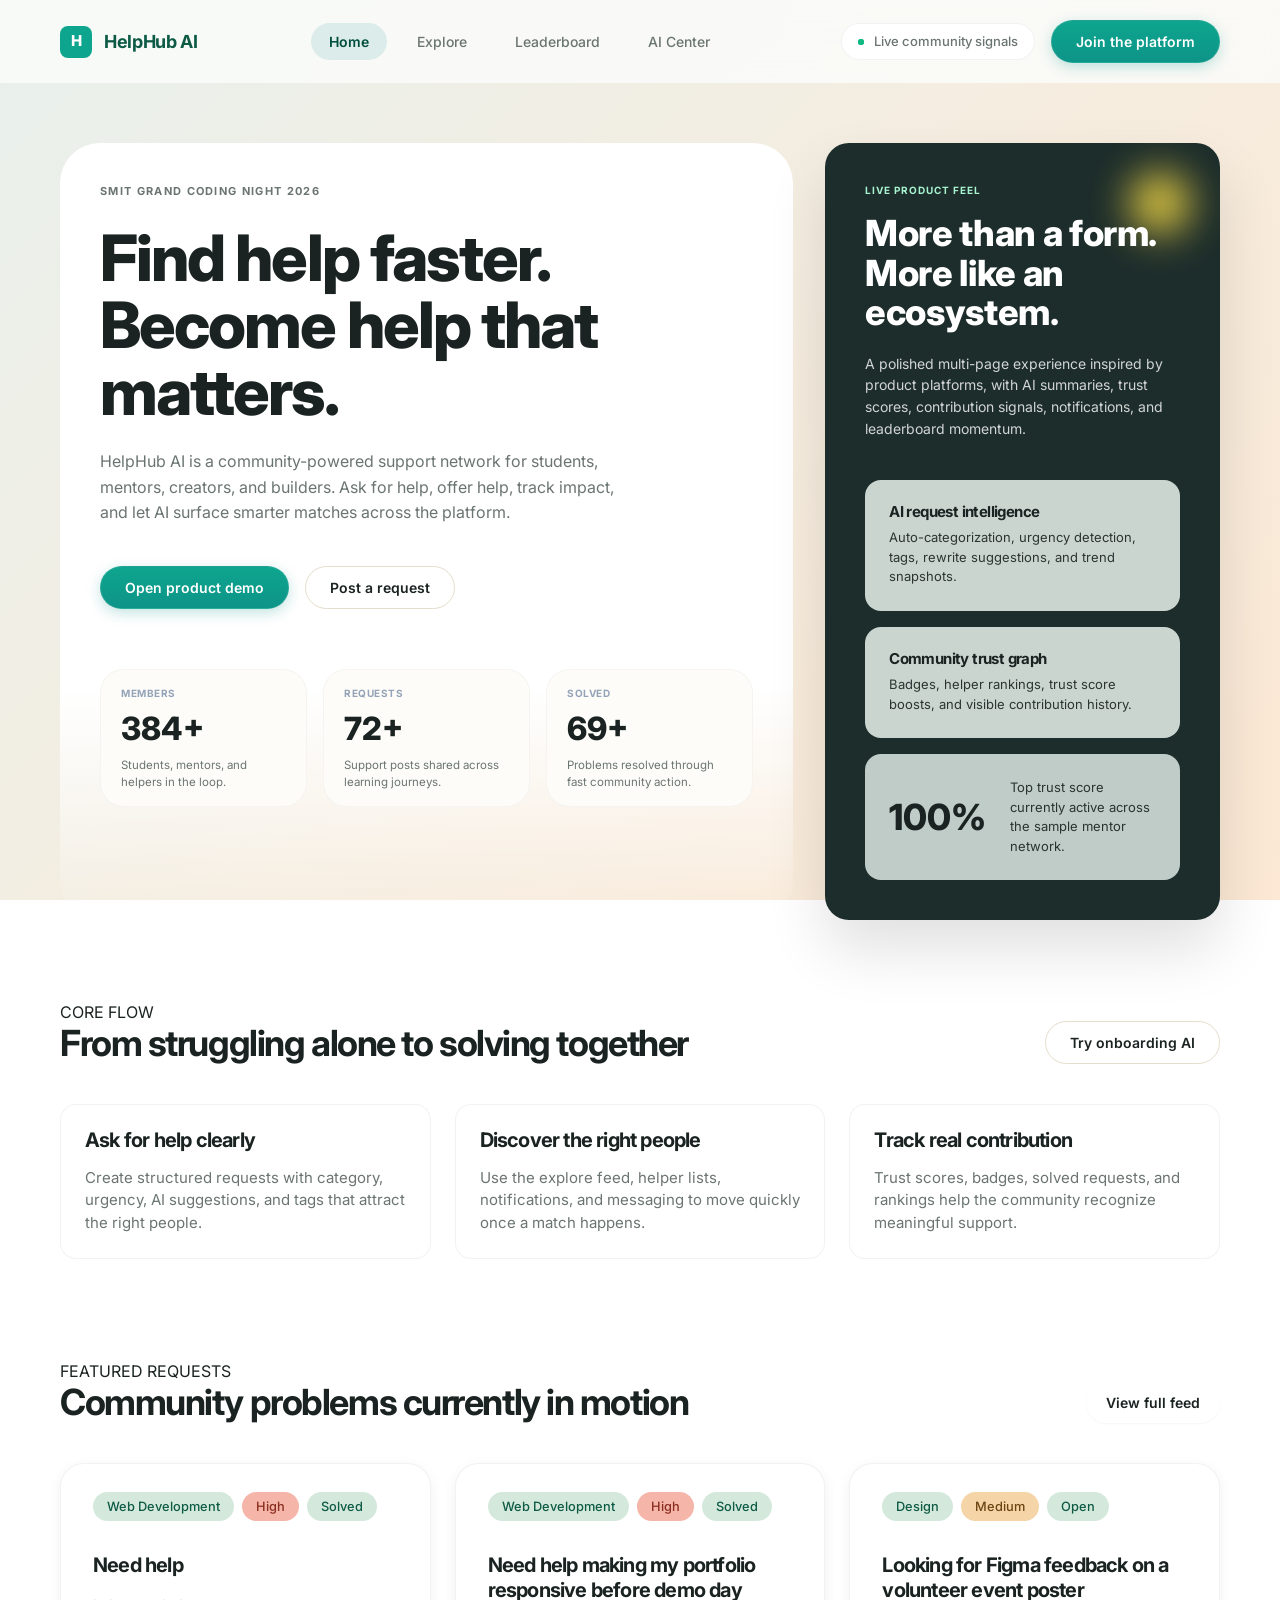
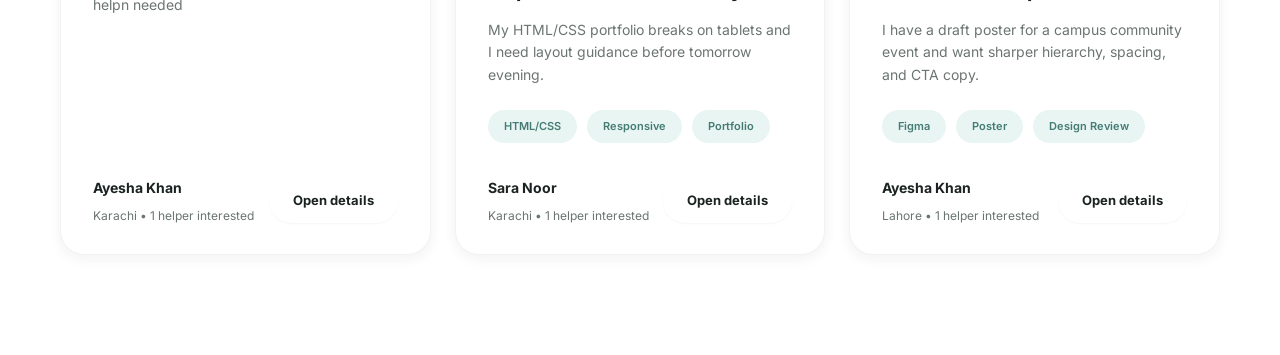
<file: index.html>
<!DOCTYPE html>
<html lang="en">

<head>
    <meta charset="UTF-8">
    <meta name="viewport" content="width=device-width, initial-scale=1.0">
    <title>Helplytics AI | Find help faster. Become help that matters.</title>
    <meta name="description"
        content="Helplytics AI is a community-powered support network for students, mentors, creators, and builders.">
    <link rel="stylesheet" href="assetes/css/style.css">
</head>

<body>
    <!-- Navbar -->
    <header class="navbar">
        <div class="container nav-content">
            <div class="logo">
                <span class="logo-icon">H</span>
                <span class="logo-text">HelpHub AI</span>
            </div>

            <nav class="nav-links">
                <a href="index.html" class="active">Home</a>
                <a href="helphub-explore.html">Explore</a>
                <a href="helphub-leaderboard.html">Leaderboard</a>
                <a href="helphub_aicenter.html">AI Center</a>
            </nav>

            <div class="nav-cta">
                <span class="status-indicator">
                    <span class="pulse"></span>
                    Live community signals
                </span>
                <a href="helphub_login.html" class="btn btn-primary">Join the platform</a>
                <button class="hamburger" id="hamburgerBtn" aria-label="Open menu">
                    <svg fill="none" stroke="currentColor" viewBox="0 0 24 24" width="26" height="26" stroke-width="2">
                         <path stroke-linecap="round" stroke-linejoin="round" d="M4 6h16M4 12h16M4 18h16"/>
                    </svg>
                </button>
            </div>
        </div>
    </header>

    <main>
        <!-- Hero Section -->
        <section class="hero">
            <div class="container hero-grid">
                <div class="hero-content">
                    <div class="content-card">
                        <span class="eyebrow">SMIT Grand Coding Night 2026</span>
                        <h1 class="hero-title">Find help faster.<br>Become help that matters.</h1>
                        <p class="hero-desc">HelpHub AI is a community-powered support network for students, mentors,
                            creators, and builders. Ask for help, offer help, track impact, and let AI surface smarter
                            matches across the platform.</p>

                        <div class="hero-actions">
                            <a href="#" class="btn btn-primary">Open product demo</a>
                            <a href="#" class="btn btn-outline">Post a request</a>
                        </div>

                        <div class="stats-grid">
                            <div class="stat-item">
                                <span class="stat-label">MEMBERS</span>
                                <span class="stat-value">384+</span>
                                <p class="stat-text">Students, mentors, and helpers in the loop.</p>
                            </div>
                            <div class="stat-item">
                                <span class="stat-label">REQUESTS</span>
                                <span class="stat-value">72+</span>
                                <p class="stat-text">Support posts shared across learning journeys.</p>
                            </div>
                            <div class="stat-item">
                                <span class="stat-label">SOLVED</span>
                                <span class="stat-value">69+</span>
                                <p class="stat-text">Problems resolved through fast community action.</p>
                            </div>
                        </div>
                    </div>
                </div>

                <div class="hero-panel">
                    <div class="dark-card">
                        <div class="panel-orb"></div>
                        <div class="panel-inner">
                            <span class="panel-eyebrow">LIVE PRODUCT FEEL</span>
                            <h2 class="panel-heading">More than a form.<br>More like an ecosystem.</h2>
                            <p class="panel-summary">A polished multi-page experience inspired by product platforms,
                                with AI summaries, trust scores, contribution signals, notifications, and leaderboard
                                momentum.</p>

                            <div class="feature-list">
                                <div class="feature-block">
                                    <h4 class="block-title">AI request intelligence</h4>
                                    <p class="block-text">Auto-categorization, urgency detection, tags, rewrite
                                        suggestions, and trend snapshots.</p>
                                </div>
                                <div class="feature-block">
                                    <h4 class="block-title">Community trust graph</h4>
                                    <p class="block-text">Badges, helper rankings, trust score boosts, and visible
                                        contribution history.</p>
                                </div>
                                <div class="feature-block trust-special">
                                    <span class="score-main">100%</span>
                                    <p class="block-text">Top trust score currently active across the sample mentor
                                        network.</p>
                                </div>
                            </div>
                        </div>
                    </div>
                </div>
            </div>
        </section>

        <!-- Features Section -->
        <section class="core-flow section">
            <div class="container">
                <div class="section-header">
                    <div>
                        <span class="tagline">CORE FLOW</span>
                        <h2 class="section-title">From struggling alone to solving together</h2>
                    </div>
                    <a href="#" class="btn btn-outline btn-pill">Try onboarding AI</a>
                </div>

                <div class="features-grid">
                    <div class="card feature-card">
                        <h3>Ask for help clearly</h3>
                        <p>Create structured requests with category, urgency, AI suggestions, and tags that attract the
                            right people.</p>
                    </div>
                    <div class="card feature-card">
                        <h3>Discover the right people</h3>
                        <p>Use the explore feed, helper lists, notifications, and messaging to move quickly once a match
                            happens.</p>
                    </div>
                    <div class="card feature-card">
                        <h3>Track real contribution</h3>
                        <p>Trust scores, badges, solved requests, and rankings help the community recognize meaningful
                            support.</p>
                    </div>
                </div>
            </div>
        </section>

        <!-- Requests Section -->
        <section class="requests section">
            <div class="container">
                <div class="section-header">
                    <div>
                        <span class="tagline">FEATURED REQUESTS</span>
                        <h2 class="section-title">Community problems currently in motion</h2>
                    </div>
                    <a href="#" class="btn btn-pill btn-white">View full feed</a>
                </div>

                <div class="requests-grid">
                    <!-- Request 1 -->
                    <div class="card request-card">
                        <div class="request-tags">
                            <span class="tag tag-blue">Web Development</span>
                            <span class="tag tag-red">High</span>
                            <span class="tag tag-green">Solved</span>
                        </div>
                        <h3 class="request-title">Need help</h3>
                        <p class="request-excerpt">helpn needed</p>
                        <div class="request-footer">
                            <div class="user-info">
                                <span class="user-name">Ayesha Khan</span>
                                <span class="user-meta">Karachi • 1 helper interested</span>
                            </div>
                            <a href="helphub_request_detail.html" class="btn-open">Open details</a>
                        </div>
                    </div>

                    <!-- Request 2 -->
                    <div class="card request-card">
                        <div class="request-tags">
                            <span class="tag tag-blue">Web Development</span>
                            <span class="tag tag-red">High</span>
                            <span class="tag tag-green">Solved</span>
                        </div>
                        <h3 class="request-title">Need help making my portfolio responsive before demo day</h3>
                        <p class="request-excerpt">My HTML/CSS portfolio breaks on tablets and I need layout guidance
                            before tomorrow evening.</p>
                        <div class="sub-tags">
                            <span>HTML/CSS</span>
                            <span>Responsive</span>
                            <span>Portfolio</span>
                        </div>
                        <div class="request-footer">
                            <div class="user-info">
                                <span class="user-name">Sara Noor</span>
                                <span class="user-meta">Karachi • 1 helper interested</span>
                            </div>
                            <a href="helphub_request_detail.html" class="btn-open">Open details</a>
                        </div>
                    </div>

                    <!-- Request 3 -->
                    <div class="card request-card">
                        <div class="request-tags">
                            <span class="tag tag-teal">Design</span>
                            <span class="tag tag-orange">Medium</span>
                            <span class="tag tag-blue">Open</span>
                        </div>
                        <h3 class="request-title">Looking for Figma feedback on a volunteer event poster</h3>
                        <p class="request-excerpt">I have a draft poster for a campus community event and want sharper
                            hierarchy, spacing, and CTA copy.</p>
                        <div class="sub-tags">
                            <span>Figma</span>
                            <span>Poster</span>
                            <span>Design Review</span>
                        </div>
                        <div class="request-footer">
                            <div class="user-info">
                                <span class="user-name">Ayesha Khan</span>
                                <span class="user-meta">Lahore • 1 helper interested</span>
                            </div>
                            <a href="helphub_request_detail.html" class="btn-open">Open details</a>
                        </div>
                    </div>
                </div>
            </div>
        </section>
    </main>


    <!-- Mobile Menu Overlay -->
    <div class="menu-overlay" id="menuOverlay"></div>

    <!-- Mobile Side Menu -->
    <div class="mobile-menu" id="mobileMenu">
        <div class="mobile-menu-header">
            <span class="logo-text" style="font-weight: 700; font-size: 18px; color: var(--secondary);">Menu</span>
            <button class="close-menu" id="closeMenuBtn" aria-label="Close menu">
                <svg fill="none" stroke="currentColor" viewBox="0 0 24 24" width="26" height="26" stroke-width="2">
                     <path stroke-linecap="round" stroke-linejoin="round" d="M6 18L18 6M6 6l12 12"/>
                </svg>
            </button>
        </div>
        <nav class="mobile-nav-links">
            <a href="index.html" class="active">Home</a>
            <a href="helphub-explore.html">Explore</a>
            <a href="helphub-leaderboard.html">Leaderboard</a>
            <a href="helphub_aicenter.html">AI Center</a>
        </nav>
    </div>

    <script>
        const hamburgerBtn = document.getElementById('hamburgerBtn');
        const closeMenuBtn = document.getElementById('closeMenuBtn');
        const mobileMenu = document.getElementById('mobileMenu');
        const menuOverlay = document.getElementById('menuOverlay');

        function toggleMenu() {
            mobileMenu.classList.toggle('active');
            menuOverlay.classList.toggle('active');
        }

        if(hamburgerBtn) hamburgerBtn.addEventListener('click', toggleMenu);
        if(closeMenuBtn) closeMenuBtn.addEventListener('click', toggleMenu);
        if(menuOverlay) menuOverlay.addEventListener('click', toggleMenu);
    </script>
</body>

</html>
</file>
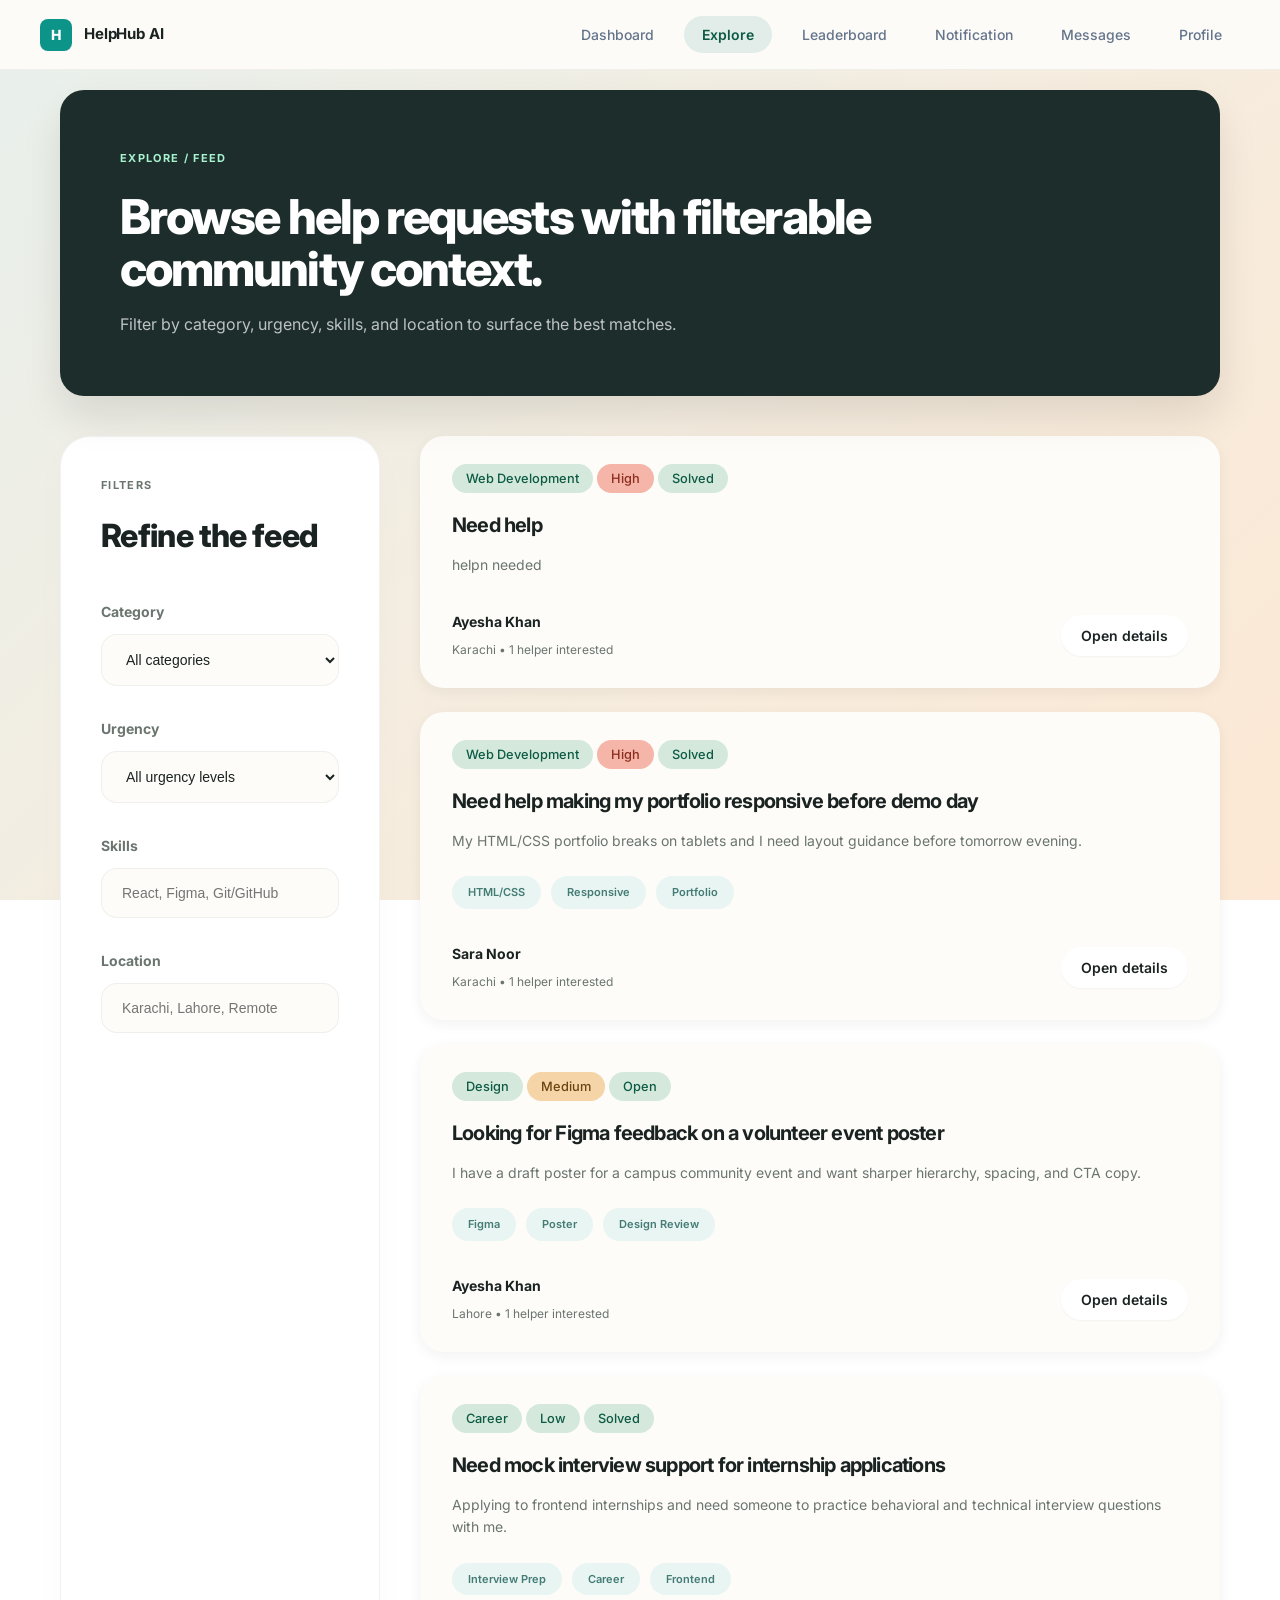
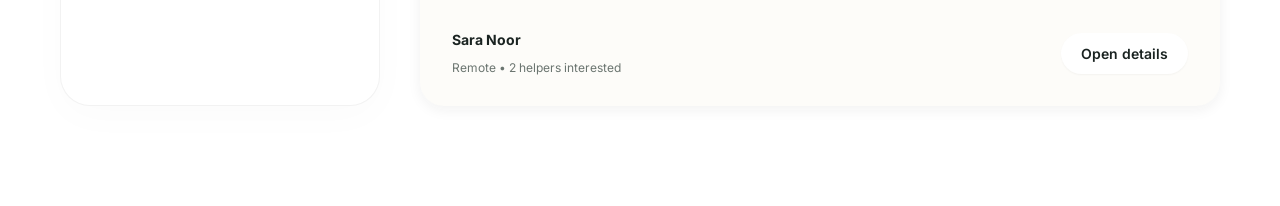
<file: helphub-explore.html>
<!DOCTYPE html>
<html lang="en">

<head>
    <meta charset="UTF-8">
    <meta name="viewport" content="width=device-width, initial-scale=1.0">
    <title>Explore | HelpHub AI</title>
    <meta name="description" content="Browse help requests with filterable community context on HelpHub AI.">
    <!-- Main Style -->
    <link rel="stylesheet" href="assetes/css/style.css">
    <!-- Explore Specific Style -->
    <link rel="stylesheet" href="assetes/css/helphub-explore.css">
</head>

<body class="explore-page">
    <!-- Navbar -->
    <header class="navbar explore-nav">
        <div class="container nav-pill">
            <div class="logo">
                <span class="logo-icon">H</span>
                <span class="logo-text">HelpHub AI</span>
            </div>

            <nav class="nav-links">
                <a href="index.html">Dashboard</a>
                <a href="helphub-explore.html" class="active">Explore</a>
                <a href="helphub-leaderboard.html">Leaderboard</a>
                <a href="helphub-notifications.html">Notification</a>
                <a href="helphub-messages.html">Messages</a>
                <a href="helphub-profile.html">Profile</a>
            </nav>
            <button class="hamburger" id="hamburgerBtn" aria-label="Open menu">
                <svg fill="none" stroke="currentColor" viewBox="0 0 24 24" width="26" height="26" stroke-width="2">
                     <path stroke-linecap="round" stroke-linejoin="round" d="M4 6h16M4 12h16M4 18h16"/>
                </svg>
            </button>
        </div>
    </header>

    <main>
        <!-- Explore Banner -->
        <section class="explore-banner">
            <div class="container">
                <div class="banner-card">
                    <span class="eyebrow">EXPLORE / FEED</span>
                    <h1 class="banner-title">Browse help requests with filterable community context.</h1>
                    <p class="banner-desc">Filter by category, urgency, skills, and location to surface the best
                        matches.</p>
                </div>
            </div>
        </section>

        <!-- Explore Grid -->
        <section class="explore-grid-section">
            <div class="container explore-grid">
                <!-- Sidebar -->
                <aside class="explore-sidebar">
                    <div class="filter-card">
                        <span class="eyebrow">FILTERS</span>
                        <h2 class="filter-title">Refine the feed</h2>

                        <div class="filter-groups">
                            <div class="filter-group">
                                <label>Category</label>
                                <select class="filter-select">
                                    <option>All categories</option>
                                    <option>Web Development</option>
                                    <option>Design</option>
                                    <option>Career</option>
                                </select>
                            </div>

                            <div class="filter-group">
                                <label>Urgency</label>
                                <select class="filter-select">
                                    <option>All urgency levels</option>
                                    <option>High</option>
                                    <option>Medium</option>
                                    <option>Low</option>
                                </select>
                            </div>

                            <div class="filter-group">
                                <label>Skills</label>
                                <input type="text" class="filter-input" placeholder="React, Figma, Git/GitHub">
                            </div>

                            <div class="filter-group">
                                <label>Location</label>
                                <input type="text" class="filter-input" placeholder="Karachi, Lahore, Remote">
                            </div>
                        </div>
                    </div>
                </aside>

                <!-- Feed -->
                <div class="explore-feed">
                    <div class="requests-list">
                        <!-- Request Card 1 -->
                        <div class="request-card">
                            <div class="card-tags">
                                <span class="tag tag-green">Web Development</span>
                                <span class="tag tag-red">High</span>
                                <span class="tag tag-green">Solved</span>
                            </div>
                            <h3 class="request-title">Need help</h3>
                            <p class="request-excerpt">helpn needed</p>
                            <div class="request-footer">
                                <div class="user-info">
                                    <span class="user-name">Ayesha Khan</span>
                                    <span class="user-meta">Karachi • 1 helper interested</span>
                                </div>
                                <a href="helphub_request_detail.html" class="btn btn-pill btn-white">Open details</a>
                            </div>
                        </div>

                        <!-- Request Card 2 -->
                        <div class="request-card">
                            <div class="card-tags">
                                <span class="tag tag-green">Web Development</span>
                                <span class="tag tag-red">High</span>
                                <span class="tag tag-green">Solved</span>
                            </div>
                            <h3 class="request-title">Need help making my portfolio responsive before demo day</h3>
                            <p class="request-excerpt">My HTML/CSS portfolio breaks on tablets and I need layout
                                guidance before tomorrow evening.</p>
                            <div class="sub-tags">
                                <span>HTML/CSS</span>
                                <span>Responsive</span>
                                <span>Portfolio</span>
                            </div>
                            <div class="request-footer">
                                <div class="user-info">
                                    <span class="user-name">Sara Noor</span>
                                    <span class="user-meta">Karachi • 1 helper interested</span>
                                </div>
                                <a href="helphub_request_detail.html" class="btn btn-pill btn-white">Open details</a>
                            </div>
                        </div>

                        <!-- Request Card 3 -->
                        <div class="request-card">
                            <div class="card-tags">
                                <span class="tag tag-teal">Design</span>
                                <span class="tag tag-orange">Medium</span>
                                <span class="tag tag-blue">Open</span>
                            </div>
                            <h3 class="request-title">Looking for Figma feedback on a volunteer event poster</h3>
                            <p class="request-excerpt">I have a draft poster for a campus community event and want
                                sharper hierarchy, spacing, and CTA copy.</p>
                            <div class="sub-tags">
                                <span>Figma</span>
                                <span>Poster</span>
                                <span>Design Review</span>
                            </div>
                            <div class="request-footer">
                                <div class="user-info">
                                    <span class="user-name">Ayesha Khan</span>
                                    <span class="user-meta">Lahore • 1 helper interested</span>
                                </div>
                                <a href="helphub_request_detail.html" class="btn btn-pill btn-white">Open details</a>
                            </div>
                        </div>

                        <!-- Request Card 4 -->
                        <div class="request-card">
                            <div class="card-tags">
                                <span class="tag tag-blue">Career</span>
                                <span class="tag tag-green">Low</span>
                                <span class="tag tag-green">Solved</span>
                            </div>
                            <h3 class="request-title">Need mock interview support for internship applications</h3>
                            <p class="request-excerpt">Applying to frontend internships and need someone to practice
                                behavioral and technical interview questions with me.</p>
                            <div class="sub-tags">
                                <span>Interview Prep</span>
                                <span>Career</span>
                                <span>Frontend</span>
                            </div>
                            <div class="request-footer">
                                <div class="user-info">
                                    <span class="user-name">Sara Noor</span>
                                    <span class="user-meta">Remote • 2 helpers interested</span>
                                </div>
                                <a href="helphub_request_detail.html" class="btn btn-pill btn-white">Open details</a>
                            </div>
                        </div>
                    </div>
                </div>
            </div>
        </section>
    </main>


    <!-- Mobile Menu Overlay -->
    <div class="menu-overlay" id="menuOverlay"></div>

    <!-- Mobile Side Menu -->
    <div class="mobile-menu" id="mobileMenu">
        <div class="mobile-menu-header">
            <span class="logo-text" style="font-weight: 700; font-size: 18px; color: var(--secondary);">Menu</span>
            <button class="close-menu" id="closeMenuBtn" aria-label="Close menu">
                <svg fill="none" stroke="currentColor" viewBox="0 0 24 24" width="26" height="26" stroke-width="2">
                     <path stroke-linecap="round" stroke-linejoin="round" d="M6 18L18 6M6 6l12 12"/>
                </svg>
            </button>
        </div>
        <nav class="mobile-nav-links">
            <a href="index.html">Dashboard</a>
            <a href="helphub-explore.html" class="active">Explore</a>
            <a href="helphub-leaderboard.html">Leaderboard</a>
            <a href="helphub-notifications.html">Notification</a>
            <a href="helphub-messages.html">Messages</a>
            <a href="helphub-profile.html">Profile</a>
        </nav>
    </div>

    <script>
        const hamburgerBtn = document.getElementById('hamburgerBtn');
        const closeMenuBtn = document.getElementById('closeMenuBtn');
        const mobileMenu = document.getElementById('mobileMenu');
        const menuOverlay = document.getElementById('menuOverlay');

        function toggleMenu() {
            mobileMenu.classList.toggle('active');
            menuOverlay.classList.toggle('active');
        }

        if(hamburgerBtn) hamburgerBtn.addEventListener('click', toggleMenu);
        if(closeMenuBtn) closeMenuBtn.addEventListener('click', toggleMenu);
        if(menuOverlay) menuOverlay.addEventListener('click', toggleMenu);
    </script>
</body>

</html>
</file>
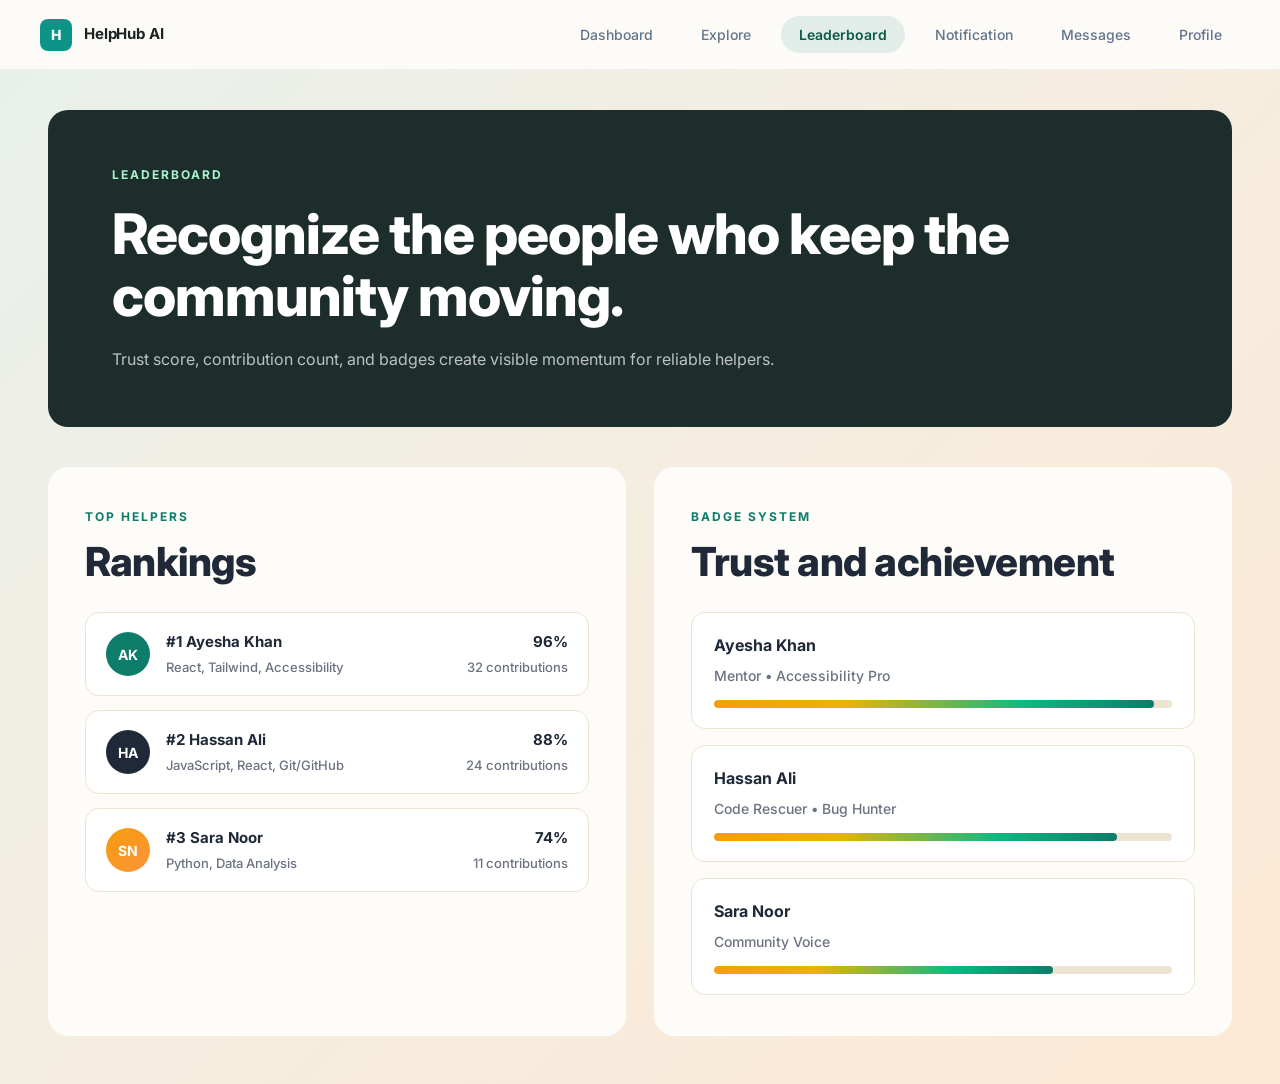
<file: helphub-leaderboard.html>
<!DOCTYPE html>
<html lang="en">

<head>
  <meta charset="UTF-8" />
  <meta name="viewport" content="width=device-width, initial-scale=1.0" />
  <title>HelpHub AI - Leaderboard</title>
  <link rel="preconnect" href="https://fonts.googleapis.com">
  <link rel="preconnect" href="https://fonts.gstatic.com" crossorigin>
  <link href="https://fonts.googleapis.com/css2?family=Inter:wght@400;500;600;700;800&display=swap" rel="stylesheet">
  <link rel="stylesheet" href="assetes/css/style.css">
  <link rel="stylesheet" href="assetes/css/helphub-leaderboard.css">
</head>

<body>

  <!-- Navbar -->
  <header class="navbar explore-nav">
    <div class="container nav-pill">
      <div class="logo">
        <span class="logo-icon">H</span>
        <span class="logo-text">HelpHub AI</span>
      </div>

      <nav class="nav-links">
        <a href="index.html">Dashboard</a>
        <a href="helphub-explore.html">Explore</a>
        <a href="helphub-leaderboard.html" class="active">Leaderboard</a>
        <a href="helphub-notifications.html">Notification</a>
        <a href="helphub-messages.html">Messages</a>
        <a href="helphub-profile.html">Profile</a>
      </nav>
      <button class="hamburger" id="hamburgerBtn" aria-label="Open menu">
        <svg fill="none" stroke="currentColor" viewBox="0 0 24 24" width="26" height="26" stroke-width="2">
          <path stroke-linecap="round" stroke-linejoin="round" d="M4 6h16M4 12h16M4 18h16" />
        </svg>
      </button>
    </div>
  </header>

  <!-- Hero Section -->
  <section class="hero">
    <div class="hero-label">LEADERBOARD</div>
    <h1>Recognize the people who keep the community moving.</h1>
    <p>Trust score, contribution count, and badges create visible momentum for reliable helpers.</p>
  </section>

  <!-- Main Grid -->
  <div class="main-grid">

    <!-- Rankings Panel -->
    <div class="panel">
      <div class="panel-label">TOP HELPERS</div>
      <h2 class="panel-title">Rankings</h2>

      <div class="ranking-list">

        <div class="ranking-card">
          <div class="avatar avatar-ak">AK</div>
          <div class="ranking-body">
            <div class="ranking-left">
              <div class="ranking-name">#1 Ayesha Khan</div>
              <div class="ranking-tags">React, Tailwind, Accessibility</div>
            </div>
            <div class="ranking-right">
              <div class="ranking-score">96%</div>
              <div class="ranking-contrib">32 contributions</div>
            </div>
          </div>
        </div>

        <div class="ranking-card">
          <div class="avatar avatar-ha">HA</div>
          <div class="ranking-body">
            <div class="ranking-left">
              <div class="ranking-name">#2 Hassan Ali</div>
              <div class="ranking-tags">JavaScript, React, Git/GitHub</div>
            </div>
            <div class="ranking-right">
              <div class="ranking-score">88%</div>
              <div class="ranking-contrib">24 contributions</div>
            </div>
          </div>
        </div>

        <div class="ranking-card">
          <div class="avatar avatar-sn">SN</div>
          <div class="ranking-body">
            <div class="ranking-left">
              <div class="ranking-name">#3 Sara Noor</div>
              <div class="ranking-tags">Python, Data Analysis</div>
            </div>
            <div class="ranking-right">
              <div class="ranking-score">74%</div>
              <div class="ranking-contrib">11 contributions</div>
            </div>
          </div>
        </div>

      </div>
    </div>

    <!-- Badges Panel -->
    <div class="panel">
      <div class="panel-label">BADGE SYSTEM</div>
      <h2 class="panel-title">Trust and achievement</h2>

      <div class="badge-list">

        <div class="badge-card">
          <div class="badge-name">Ayesha Khan</div>
          <div class="badge-title">Mentor • Accessibility Pro</div>
          <div class="progress-track">
            <div class="progress-fill" style="width: 96%;"></div>
          </div>
        </div>

        <div class="badge-card">
          <div class="badge-name">Hassan Ali</div>
          <div class="badge-title">Code Rescuer • Bug Hunter</div>
          <div class="progress-track">
            <div class="progress-fill" style="width: 88%;"></div>
          </div>
        </div>

        <div class="badge-card">
          <div class="badge-name">Sara Noor</div>
          <div class="badge-title">Community Voice</div>
          <div class="progress-track">
            <div class="progress-fill" style="width: 74%;"></div>
          </div>
        </div>

      </div>
    </div>

  </div>

  <script>
    // Animate progress bars on load
    window.addEventListener('load', () => {
      const fills = document.querySelectorAll('.progress-fill');
      fills.forEach(fill => {
        const finalWidth = fill.style.width;
        fill.style.width = '0%';
        setTimeout(() => {
          fill.style.width = finalWidth;
        }, 150);
      });
    });
  </script>

  <!-- Mobile Menu Overlay -->
  <div class="menu-overlay" id="menuOverlay"></div>

  <!-- Mobile Side Menu -->
  <div class="mobile-menu" id="mobileMenu">
    <div class="mobile-menu-header">
      <span class="logo-text" style="font-weight: 700; font-size: 18px; color: var(--secondary);">Menu</span>
      <button class="close-menu" id="closeMenuBtn" aria-label="Close menu">
        <svg fill="none" stroke="currentColor" viewBox="0 0 24 24" width="26" height="26" stroke-width="2">
          <path stroke-linecap="round" stroke-linejoin="round" d="M6 18L18 6M6 6l12 12" />
        </svg>
      </button>
    </div>
    <nav class="mobile-nav-links">
      <a href="index.html">Dashboard</a>
      <a href="helphub-explore.html">Explore</a>
      <a href="helphub-leaderboard.html" class="active">Leaderboard</a>
      <a href="helphub-notifications.html">Notification</a>
      <a href="helphub-messages.html">Messages</a>
      <a href="helphub-profile.html">Profile</a>
    </nav>
  </div>

  <script>
    const hamburgerBtn = document.getElementById('hamburgerBtn');
    const closeMenuBtn = document.getElementById('closeMenuBtn');
    const mobileMenu = document.getElementById('mobileMenu');
    const menuOverlay = document.getElementById('menuOverlay');

    function toggleMenu() {
      mobileMenu.classList.toggle('active');
      menuOverlay.classList.toggle('active');
    }

    if (hamburgerBtn) hamburgerBtn.addEventListener('click', toggleMenu);
    if (closeMenuBtn) closeMenuBtn.addEventListener('click', toggleMenu);
    if (menuOverlay) menuOverlay.addEventListener('click', toggleMenu);
  </script>
</body>

</html>
</file>
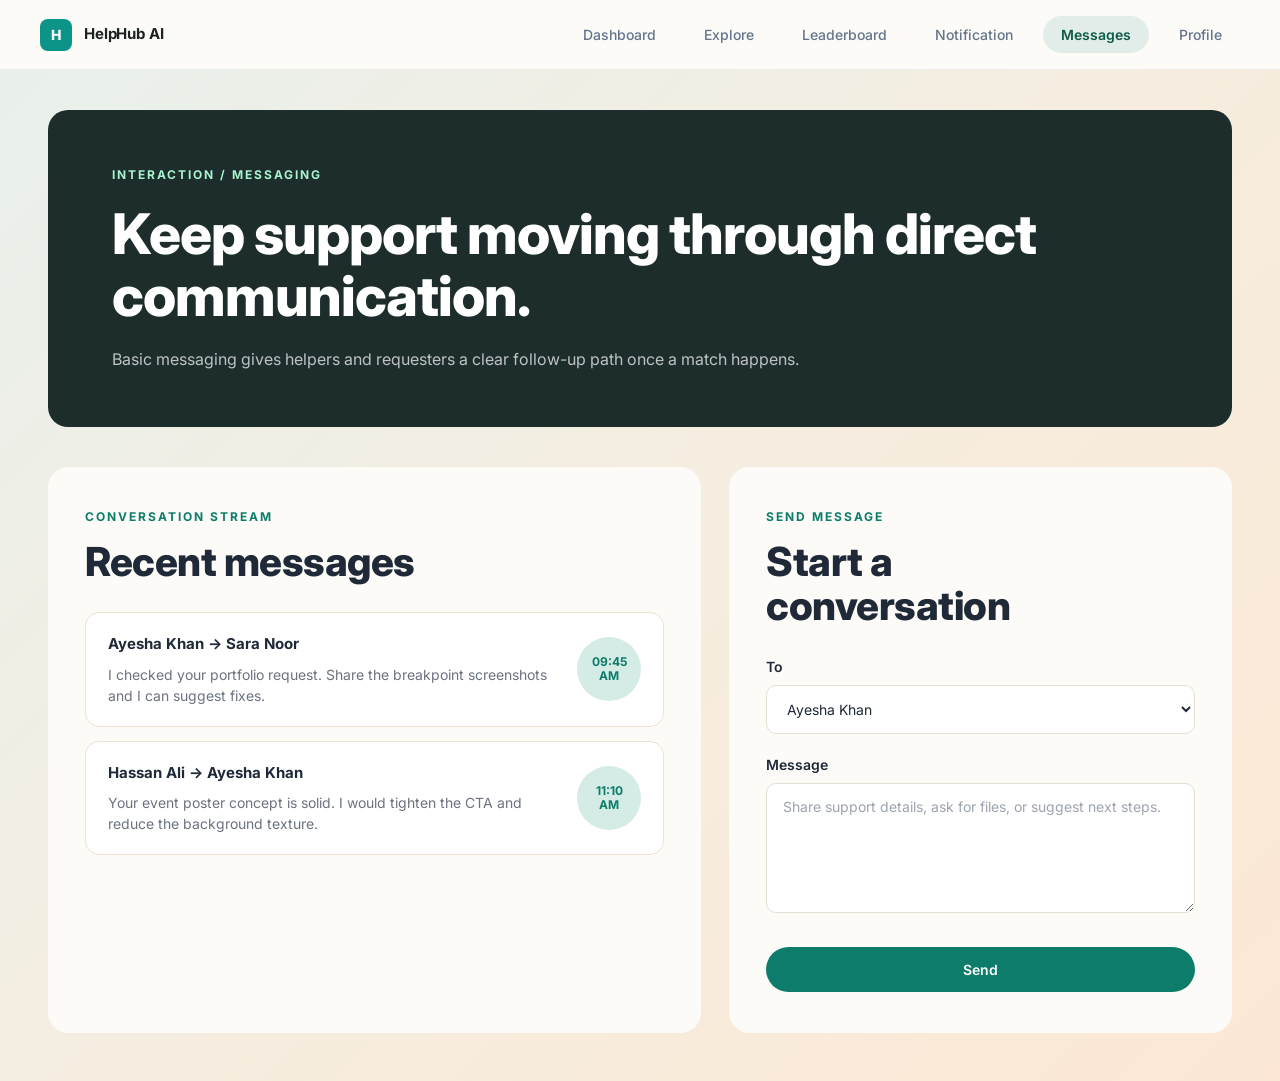
<file: helphub-messages.html>
<!DOCTYPE html>
<html lang="en">

<head>
  <meta charset="UTF-8" />
  <meta name="viewport" content="width=device-width, initial-scale=1.0" />
  <title>HelpHub AI - Messages</title>
  <link rel="preconnect" href="https://fonts.googleapis.com">
  <link rel="preconnect" href="https://fonts.gstatic.com" crossorigin>
  <link href="https://fonts.googleapis.com/css2?family=Inter:wght@400;500;600;700;800&display=swap" rel="stylesheet">
  <link rel="stylesheet" href="assetes/css/style.css">
  <link rel="stylesheet" href="assetes/css/helphub-messages.css">
</head>

<body>

  <!-- Navbar -->
  <header class="navbar explore-nav">
    <div class="container nav-pill">
      <div class="logo">
        <span class="logo-icon">H</span>
        <span class="logo-text">HelpHub AI</span>
      </div>

      <nav class="nav-links">
        <a href="index.html">Dashboard</a>
        <a href="helphub-explore.html">Explore</a>
        <a href="helphub-leaderboard.html">Leaderboard</a>
        <a href="helphub-notifications.html">Notification</a>
        <a href="helphub-messages.html" class="active">Messages</a>
        <a href="helphub-profile.html">Profile</a>
      </nav>
      <button class="hamburger" id="hamburgerBtn" aria-label="Open menu">
          <svg fill="none" stroke="currentColor" viewBox="0 0 24 24" width="26" height="26" stroke-width="2">
               <path stroke-linecap="round" stroke-linejoin="round" d="M4 6h16M4 12h16M4 18h16"/>
          </svg>
      </button>
    </div>
  </header>

  <!-- Hero Section -->
  <section class="hero">
    <div class="hero-label">INTERACTION / MESSAGING</div>
    <h1>Keep support moving through direct communication.</h1>
    <p>Basic messaging gives helpers and requesters a clear follow-up path once a match happens.</p>
  </section>

  <!-- Main Grid -->
  <div class="main-grid">

    <!-- Recent Messages Panel -->
    <div class="panel">
      <div class="panel-label">CONVERSATION STREAM</div>
      <h2 class="panel-title">Recent messages</h2>

      <div class="message-list" id="messageList">

        <div class="message-card">
          <div class="message-content">
            <div class="message-header">Ayesha Khan → Sara Noor</div>
            <div class="message-body">I checked your portfolio request. Share the breakpoint screenshots and I can
              suggest fixes.</div>
          </div>
          <div class="time-badge">09:45<br>AM</div>
        </div>

        <div class="message-card">
          <div class="message-content">
            <div class="message-header">Hassan Ali → Ayesha Khan</div>
            <div class="message-body">Your event poster concept is solid. I would tighten the CTA and reduce the
              background texture.</div>
          </div>
          <div class="time-badge">11:10<br>AM</div>
        </div>

      </div>
    </div>

    <!-- Send Message Panel -->
    <div class="panel">
      <div class="panel-label">SEND MESSAGE</div>
      <h2 class="panel-title">Start a<br>conversation</h2>

      <div class="form-group">
        <label for="recipient">To</label>
        <select id="recipient">
          <option>Ayesha Khan</option>
          <option>Hassan Ali</option>
          <option>Sara Noor</option>
        </select>
      </div>

      <div class="form-group">
        <label for="messageText">Message</label>
        <textarea id="messageText"
          placeholder="Share support details, ask for files, or suggest next steps."></textarea>
      </div>

      <button class="btn-send" id="sendBtn">Send</button>
    </div>

  </div>

  <script>
    const sendBtn = document.getElementById('sendBtn');
    const messageText = document.getElementById('messageText');
    const recipient = document.getElementById('recipient');
    const messageList = document.getElementById('messageList');

    sendBtn.addEventListener('click', () => {
      const text = messageText.value.trim();
      if (!text) {
        sendBtn.textContent = 'Type a message...';
        setTimeout(() => sendBtn.textContent = 'Send', 1200);
        return;
      }

      // Current time
      const now = new Date();
      let hours = now.getHours();
      const minutes = now.getMinutes().toString().padStart(2, '0');
      const ampm = hours >= 12 ? 'PM' : 'AM';
      hours = hours % 12 || 12;
      const timeStr = `${hours.toString().padStart(2, '0')}:${minutes}`;

      // Create new message card
      const newCard = document.createElement('div');
      newCard.className = 'message-card';
      newCard.innerHTML = `
        <div class="message-content">
          <div class="message-header">You → ${recipient.value}</div>
          <div class="message-body">${text.replace(/</g, '&lt;')}</div>
        </div>
        <div class="time-badge">${timeStr}<br>${ampm}</div>
      `;
      messageList.appendChild(newCard);

      // Reset form + confirmation
      messageText.value = '';
      sendBtn.textContent = 'Sent ✓';
      setTimeout(() => sendBtn.textContent = 'Send', 1500);
    });
  </script>

    <!-- Mobile Menu Overlay -->
    <div class="menu-overlay" id="menuOverlay"></div>

    <!-- Mobile Side Menu -->
    <div class="mobile-menu" id="mobileMenu">
        <div class="mobile-menu-header">
            <span class="logo-text" style="font-weight: 700; font-size: 18px; color: var(--secondary);">Menu</span>
            <button class="close-menu" id="closeMenuBtn" aria-label="Close menu">
                <svg fill="none" stroke="currentColor" viewBox="0 0 24 24" width="26" height="26" stroke-width="2">
                     <path stroke-linecap="round" stroke-linejoin="round" d="M6 18L18 6M6 6l12 12"/>
                </svg>
            </button>
        </div>
        <nav class="mobile-nav-links">
            <a href="index.html">Dashboard</a>
            <a href="helphub-explore.html">Explore</a>
            <a href="helphub-leaderboard.html">Leaderboard</a>
            <a href="helphub-notifications.html">Notification</a>
            <a href="helphub-messages.html" class="active">Messages</a>
            <a href="helphub-profile.html">Profile</a>
        </nav>
    </div>

    <script>
        const hamburgerBtn = document.getElementById('hamburgerBtn');
        const closeMenuBtn = document.getElementById('closeMenuBtn');
        const mobileMenu = document.getElementById('mobileMenu');
        const menuOverlay = document.getElementById('menuOverlay');

        function toggleMenu() {
            mobileMenu.classList.toggle('active');
            menuOverlay.classList.toggle('active');
        }

        if(hamburgerBtn) hamburgerBtn.addEventListener('click', toggleMenu);
        if(closeMenuBtn) closeMenuBtn.addEventListener('click', toggleMenu);
        if(menuOverlay) menuOverlay.addEventListener('click', toggleMenu);
    </script>
</body>

</html>
</file>
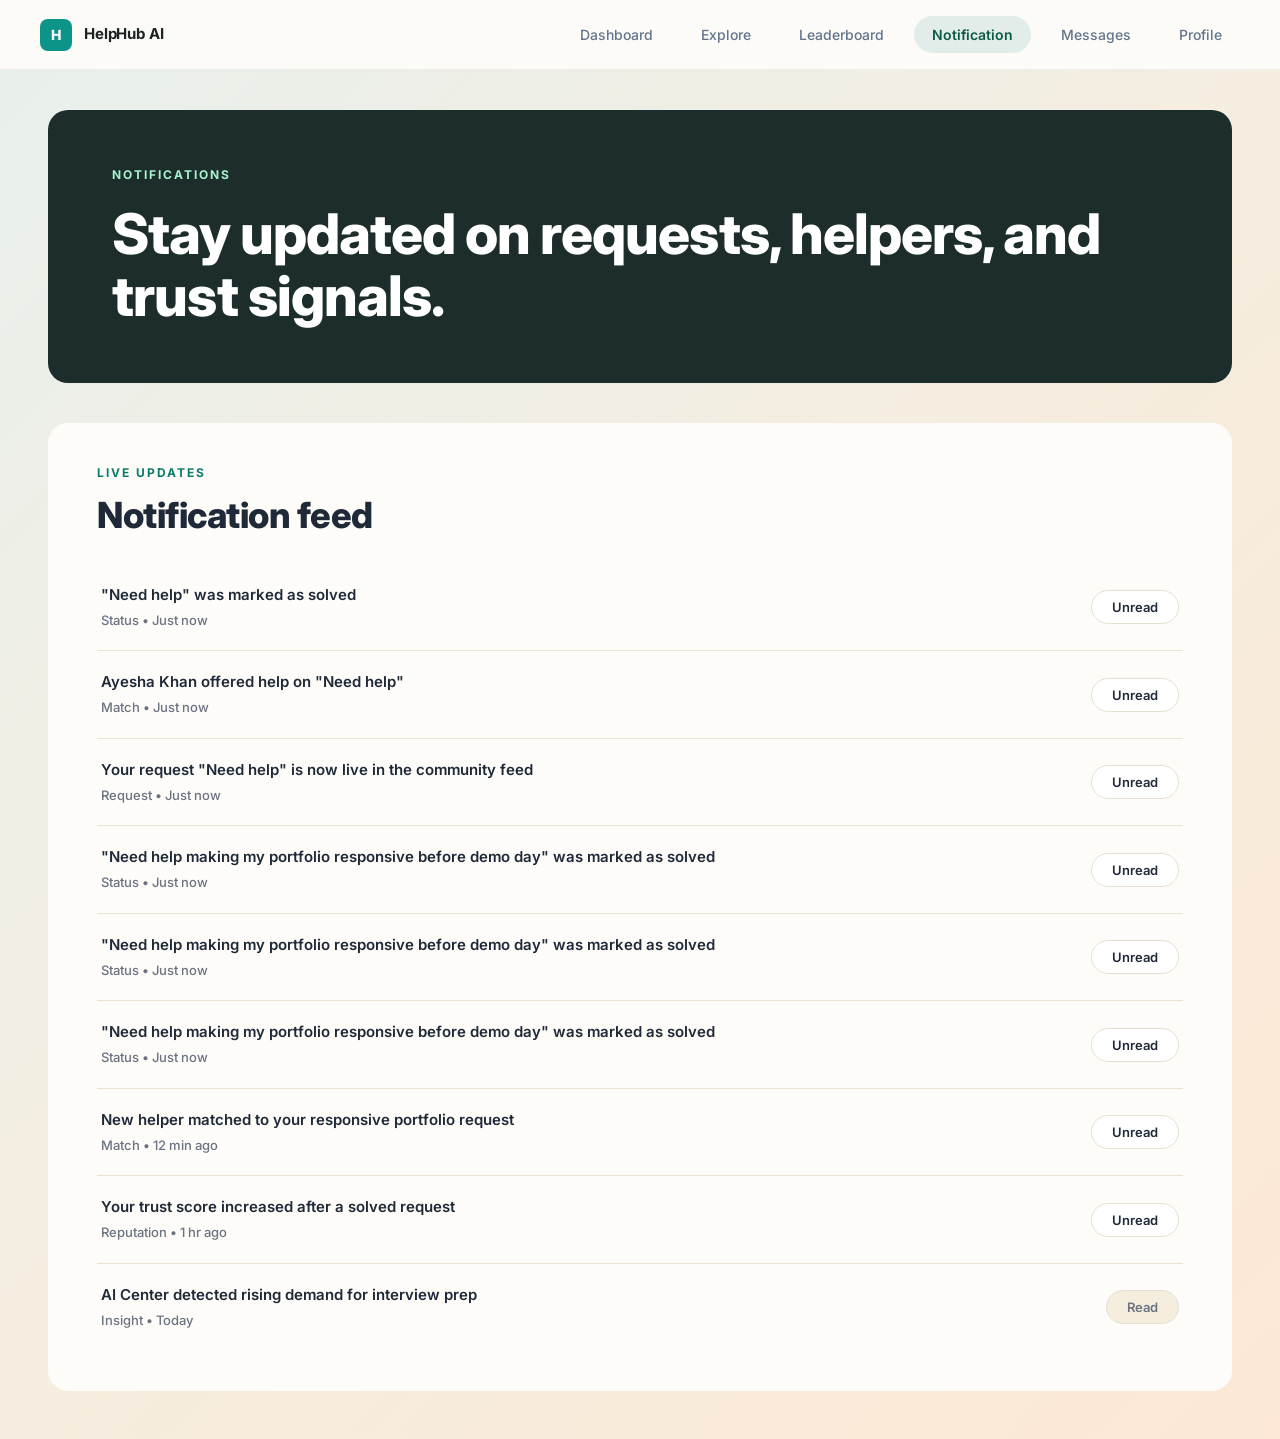
<file: helphub-notifications.html>
<!DOCTYPE html>
<html lang="en">

<head>
  <meta charset="UTF-8" />
  <meta name="viewport" content="width=device-width, initial-scale=1.0" />
  <title>HelpHub AI - Notifications</title>
  <link rel="preconnect" href="https://fonts.googleapis.com">
  <link rel="preconnect" href="https://fonts.gstatic.com" crossorigin>
  <link href="https://fonts.googleapis.com/css2?family=Inter:wght@400;500;600;700;800&display=swap" rel="stylesheet">
  <link rel="stylesheet" href="assetes/css/style.css">
  <link rel="stylesheet" href="assetes/css/helphub-notifications.css">
</head>

<body>

  <!-- Navbar -->
  <header class="navbar explore-nav">
    <div class="container nav-pill">
      <div class="logo">
        <span class="logo-icon">H</span>
        <span class="logo-text">HelpHub AI</span>
      </div>

      <nav class="nav-links">
        <a href="index.html">Dashboard</a>
        <a href="helphub-explore.html">Explore</a>
        <a href="helphub-leaderboard.html">Leaderboard</a>
        <a href="helphub-notifications.html" class="active">Notification</a>
        <a href="helphub-messages.html">Messages</a>
        <a href="helphub-profile.html">Profile</a>
      </nav>
      <button class="hamburger" id="hamburgerBtn" aria-label="Open menu">
        <svg fill="none" stroke="currentColor" viewBox="0 0 24 24" width="26" height="26" stroke-width="2">
          <path stroke-linecap="round" stroke-linejoin="round" d="M4 6h16M4 12h16M4 18h16" />
        </svg>
      </button>
    </div>
  </header>

  <!-- Hero Section -->
  <section class="hero">
    <div class="hero-label">NOTIFICATIONS</div>
    <h1>Stay updated on requests, helpers, and trust signals.</h1>
  </section>

  <!-- Notification Feed -->
  <section class="feed-card">
    <div class="feed-label">LIVE UPDATES</div>
    <h2 class="feed-title">Notification feed</h2>

    <div class="notification-list">

      <div class="notification-item">
        <div class="notification-content">
          <div class="notification-title">"Need help" was marked as solved</div>
          <div class="notification-meta">Status • Just now</div>
        </div>
        <button class="status-pill">Unread</button>
      </div>

      <div class="notification-item">
        <div class="notification-content">
          <div class="notification-title">Ayesha Khan offered help on "Need help"</div>
          <div class="notification-meta">Match • Just now</div>
        </div>
        <button class="status-pill">Unread</button>
      </div>

      <div class="notification-item">
        <div class="notification-content">
          <div class="notification-title">Your request "Need help" is now live in the community feed</div>
          <div class="notification-meta">Request • Just now</div>
        </div>
        <button class="status-pill">Unread</button>
      </div>

      <div class="notification-item">
        <div class="notification-content">
          <div class="notification-title">"Need help making my portfolio responsive before demo day" was marked as
            solved</div>
          <div class="notification-meta">Status • Just now</div>
        </div>
        <button class="status-pill">Unread</button>
      </div>

      <div class="notification-item">
        <div class="notification-content">
          <div class="notification-title">"Need help making my portfolio responsive before demo day" was marked as
            solved</div>
          <div class="notification-meta">Status • Just now</div>
        </div>
        <button class="status-pill">Unread</button>
      </div>

      <div class="notification-item">
        <div class="notification-content">
          <div class="notification-title">"Need help making my portfolio responsive before demo day" was marked as
            solved</div>
          <div class="notification-meta">Status • Just now</div>
        </div>
        <button class="status-pill">Unread</button>
      </div>

      <div class="notification-item">
        <div class="notification-content">
          <div class="notification-title">New helper matched to your responsive portfolio request</div>
          <div class="notification-meta">Match • 12 min ago</div>
        </div>
        <button class="status-pill">Unread</button>
      </div>

      <div class="notification-item">
        <div class="notification-content">
          <div class="notification-title">Your trust score increased after a solved request</div>
          <div class="notification-meta">Reputation • 1 hr ago</div>
        </div>
        <button class="status-pill">Unread</button>
      </div>

      <div class="notification-item">
        <div class="notification-content">
          <div class="notification-title">AI Center detected rising demand for interview prep</div>
          <div class="notification-meta">Insight • Today</div>
        </div>
        <button class="status-pill read">Read</button>
      </div>

    </div>
  </section>

  <script>
    // Toggle Unread <-> Read on click
    const pills = document.querySelectorAll('.status-pill');
    pills.forEach(pill => {
      pill.addEventListener('click', () => {
        if (pill.classList.contains('read')) {
          pill.classList.remove('read');
          pill.textContent = 'Unread';
        } else {
          pill.classList.add('read');
          pill.textContent = 'Read';
        }
      });
    });
  </script>

  <!-- Mobile Menu Overlay -->
  <div class="menu-overlay" id="menuOverlay"></div>

  <!-- Mobile Side Menu -->
  <div class="mobile-menu" id="mobileMenu">
    <div class="mobile-menu-header">
      <span class="logo-text" style="font-weight: 700; font-size: 18px; color: var(--secondary);">Menu</span>
      <button class="close-menu" id="closeMenuBtn" aria-label="Close menu">
        <svg fill="none" stroke="currentColor" viewBox="0 0 24 24" width="26" height="26" stroke-width="2">
          <path stroke-linecap="round" stroke-linejoin="round" d="M6 18L18 6M6 6l12 12" />
        </svg>
      </button>
    </div>
    <nav class="mobile-nav-links">
      <a href="index.html">Dashboard</a>
      <a href="helphub-explore.html">Explore</a>
      <a href="helphub-leaderboard.html">Leaderboard</a>
      <a href="helphub-notifications.html" class="active">Notifications</a>
      <a href="helphub-messages.html">Messages</a>
      <a href="helphub-profile.html">Profile</a>
    </nav>
  </div>

  <script>
    const hamburgerBtn = document.getElementById('hamburgerBtn');
    const closeMenuBtn = document.getElementById('closeMenuBtn');
    const mobileMenu = document.getElementById('mobileMenu');
    const menuOverlay = document.getElementById('menuOverlay');

    function toggleMenu() {
      mobileMenu.classList.toggle('active');
      menuOverlay.classList.toggle('active');
    }

    if (hamburgerBtn) hamburgerBtn.addEventListener('click', toggleMenu);
    if (closeMenuBtn) closeMenuBtn.addEventListener('click', toggleMenu);
    if (menuOverlay) menuOverlay.addEventListener('click', toggleMenu);
  </script>
</body>

</html>
</file>
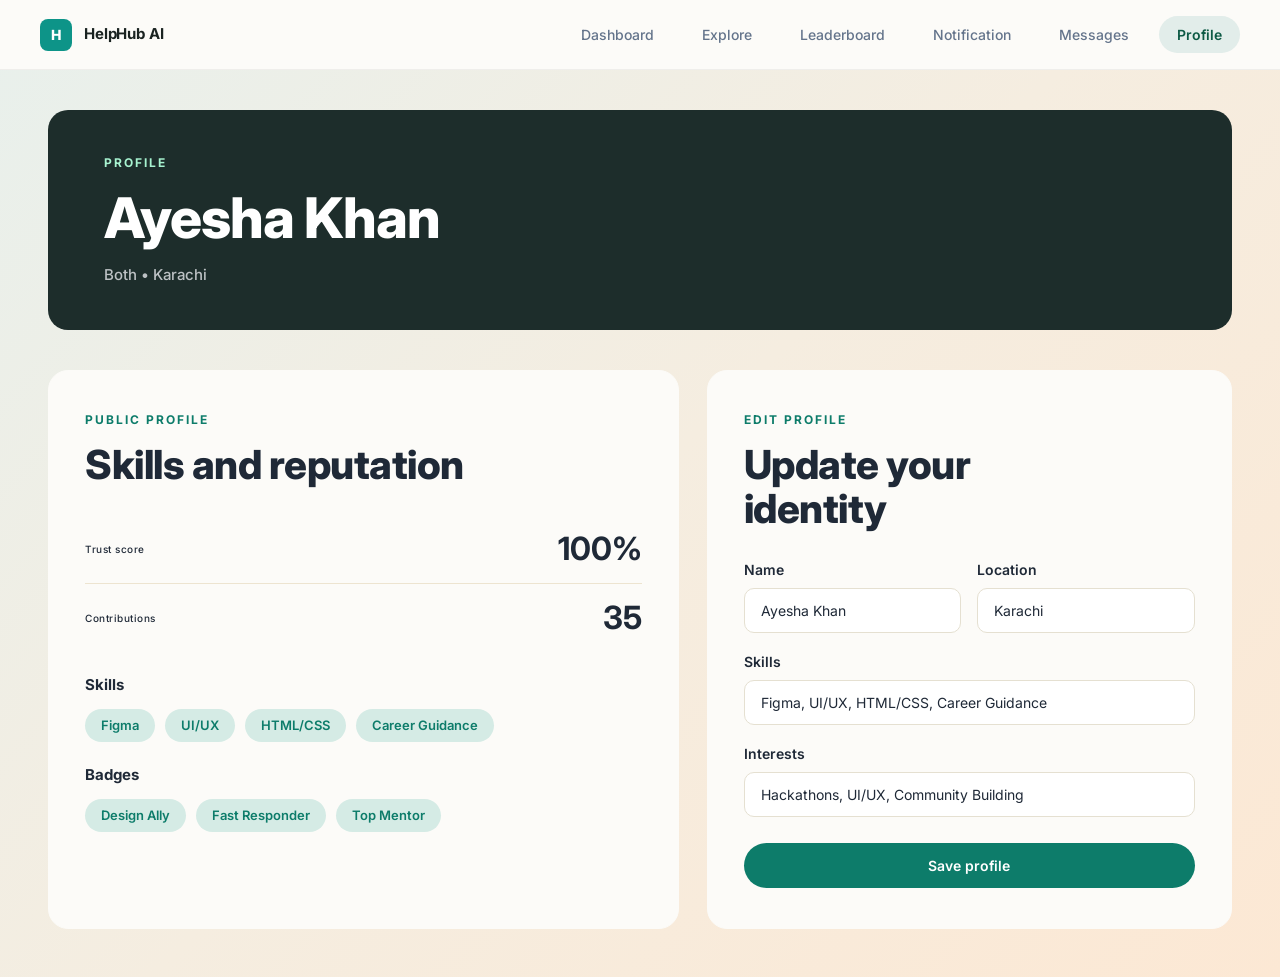
<file: helphub-profile.html>
<!DOCTYPE html>
<html lang="en">

<head>
  <meta charset="UTF-8" />
  <meta name="viewport" content="width=device-width, initial-scale=1.0" />
  <title>HelpHub AI - Profile</title>
  <link rel="preconnect" href="https://fonts.googleapis.com">
  <link rel="preconnect" href="https://fonts.gstatic.com" crossorigin>
  <link href="https://fonts.googleapis.com/css2?family=Inter:wght@400;500;600;700;800&display=swap" rel="stylesheet">
  <link rel="stylesheet" href="assetes/css/style.css">
  <link rel="stylesheet" href="assetes/css/helphub-profile.css">
</head>

<body>

  <!-- Navbar -->
  <header class="navbar explore-nav">
    <div class="container nav-pill">
      <div class="logo">
        <span class="logo-icon">H</span>
        <span class="logo-text">HelpHub AI</span>
      </div>

      <nav class="nav-links">
        <a href="index.html">Dashboard</a>
        <a href="helphub-explore.html">Explore</a>
        <a href="helphub-leaderboard.html">Leaderboard</a>
        <a href="helphub-notifications.html">Notification</a>
        <a href="helphub-messages.html">Messages</a>
        <a href="helphub-profile.html" class="active">Profile</a>
      </nav>
      <button class="hamburger" id="hamburgerBtn" aria-label="Open menu">
          <svg fill="none" stroke="currentColor" viewBox="0 0 24 24" width="26" height="26" stroke-width="2">
               <path stroke-linecap="round" stroke-linejoin="round" d="M4 6h16M4 12h16M4 18h16"/>
          </svg>
      </button>
    </div>
  </header>

  <!-- Hero Section -->
  <section class="hero">
    <div class="hero-label">PROFILE</div>
    <h1 id="heroName">Ayesha Khan</h1>
    <div class="hero-meta" id="heroMeta">Both • Karachi</div>
  </section>

  <!-- Main Grid -->
  <div class="main-grid">

    <!-- Public Profile Panel -->
    <div class="panel">
      <div class="panel-label">PUBLIC PROFILE</div>
      <h2 class="panel-title">Skills and reputation</h2>

      <div class="stat-row">
        <span class="stat-label">Trust score</span>
        <span class="stat-value">100%</span>
      </div>

      <div class="stat-row" style="border-bottom: none;">
        <span class="stat-label">Contributions</span>
        <span class="stat-value">35</span>
      </div>

      <div class="section-heading">Skills</div>
      <div class="pill-group" id="skillsDisplay">
        <span class="pill">Figma</span>
        <span class="pill">UI/UX</span>
        <span class="pill">HTML/CSS</span>
        <span class="pill">Career Guidance</span>
      </div>

      <div class="section-heading">Badges</div>
      <div class="pill-group">
        <span class="pill">Design Ally</span>
        <span class="pill">Fast Responder</span>
        <span class="pill">Top Mentor</span>
      </div>
    </div>

    <!-- Edit Profile Panel -->
    <div class="panel">
      <div class="panel-label">EDIT PROFILE</div>
      <h2 class="panel-title">Update your<br>identity</h2>

      <div class="two-col">
        <div class="form-group">
          <label for="name">Name</label>
          <input type="text" id="name" value="Ayesha Khan" />
        </div>
        <div class="form-group">
          <label for="location">Location</label>
          <input type="text" id="location" value="Karachi" />
        </div>
      </div>

      <div class="form-group">
        <label for="skills">Skills</label>
        <input type="text" id="skills" value="Figma, UI/UX, HTML/CSS, Career Guidance" />
      </div>

      <div class="form-group">
        <label for="interests">Interests</label>
        <input type="text" id="interests" value="Hackathons, UI/UX, Community Building" />
      </div>

      <button class="btn-save" id="saveBtn">Save profile</button>
    </div>

  </div>

  <script>
    // Live update: when user edits the form, update the public profile preview
    const nameInput = document.getElementById('name');
    const locationInput = document.getElementById('location');
    const skillsInput = document.getElementById('skills');
    const saveBtn = document.getElementById('saveBtn');

    const heroName = document.getElementById('heroName');
    const heroMeta = document.getElementById('heroMeta');
    const skillsDisplay = document.getElementById('skillsDisplay');

    function updateSkillsDisplay() {
      const skills = skillsInput.value.split(',').map(s => s.trim()).filter(Boolean);
      skillsDisplay.innerHTML = skills.map(s => `<span class="pill">${s}</span>`).join('');
    }

    nameInput.addEventListener('input', () => {
      heroName.textContent = nameInput.value || 'Your Name';
    });

    locationInput.addEventListener('input', () => {
      heroMeta.textContent = `Both • ${locationInput.value || 'Location'}`;
    });

    skillsInput.addEventListener('input', updateSkillsDisplay);

    saveBtn.addEventListener('click', () => {
      saveBtn.textContent = 'Saved ✓';
      setTimeout(() => saveBtn.textContent = 'Save profile', 1600);
    });
  </script>

    <!-- Mobile Menu Overlay -->
    <div class="menu-overlay" id="menuOverlay"></div>

    <!-- Mobile Side Menu -->
    <div class="mobile-menu" id="mobileMenu">
        <div class="mobile-menu-header">
            <span class="logo-text" style="font-weight: 700; font-size: 18px; color: var(--secondary);">Menu</span>
            <button class="close-menu" id="closeMenuBtn" aria-label="Close menu">
                <svg fill="none" stroke="currentColor" viewBox="0 0 24 24" width="26" height="26" stroke-width="2">
                     <path stroke-linecap="round" stroke-linejoin="round" d="M6 18L18 6M6 6l12 12"/>
                </svg>
            </button>
        </div>
        <nav class="mobile-nav-links">
            <a href="index.html">Dashboard</a>
            <a href="helphub-explore.html">Explore</a>
            <a href="helphub-leaderboard.html">Leaderboard</a>
            <a href="helphub-notifications.html">Notification</a>
            <a href="helphub-messages.html">Messages</a>
            <a href="helphub-profile.html" class="active">Profile</a>
        </nav>
    </div>

    <script>
        const hamburgerBtn = document.getElementById('hamburgerBtn');
        const closeMenuBtn = document.getElementById('closeMenuBtn');
        const mobileMenu = document.getElementById('mobileMenu');
        const menuOverlay = document.getElementById('menuOverlay');

        function toggleMenu() {
            mobileMenu.classList.toggle('active');
            menuOverlay.classList.toggle('active');
        }

        if(hamburgerBtn) hamburgerBtn.addEventListener('click', toggleMenu);
        if(closeMenuBtn) closeMenuBtn.addEventListener('click', toggleMenu);
        if(menuOverlay) menuOverlay.addEventListener('click', toggleMenu);
    </script>
</body>

</html>
</file>
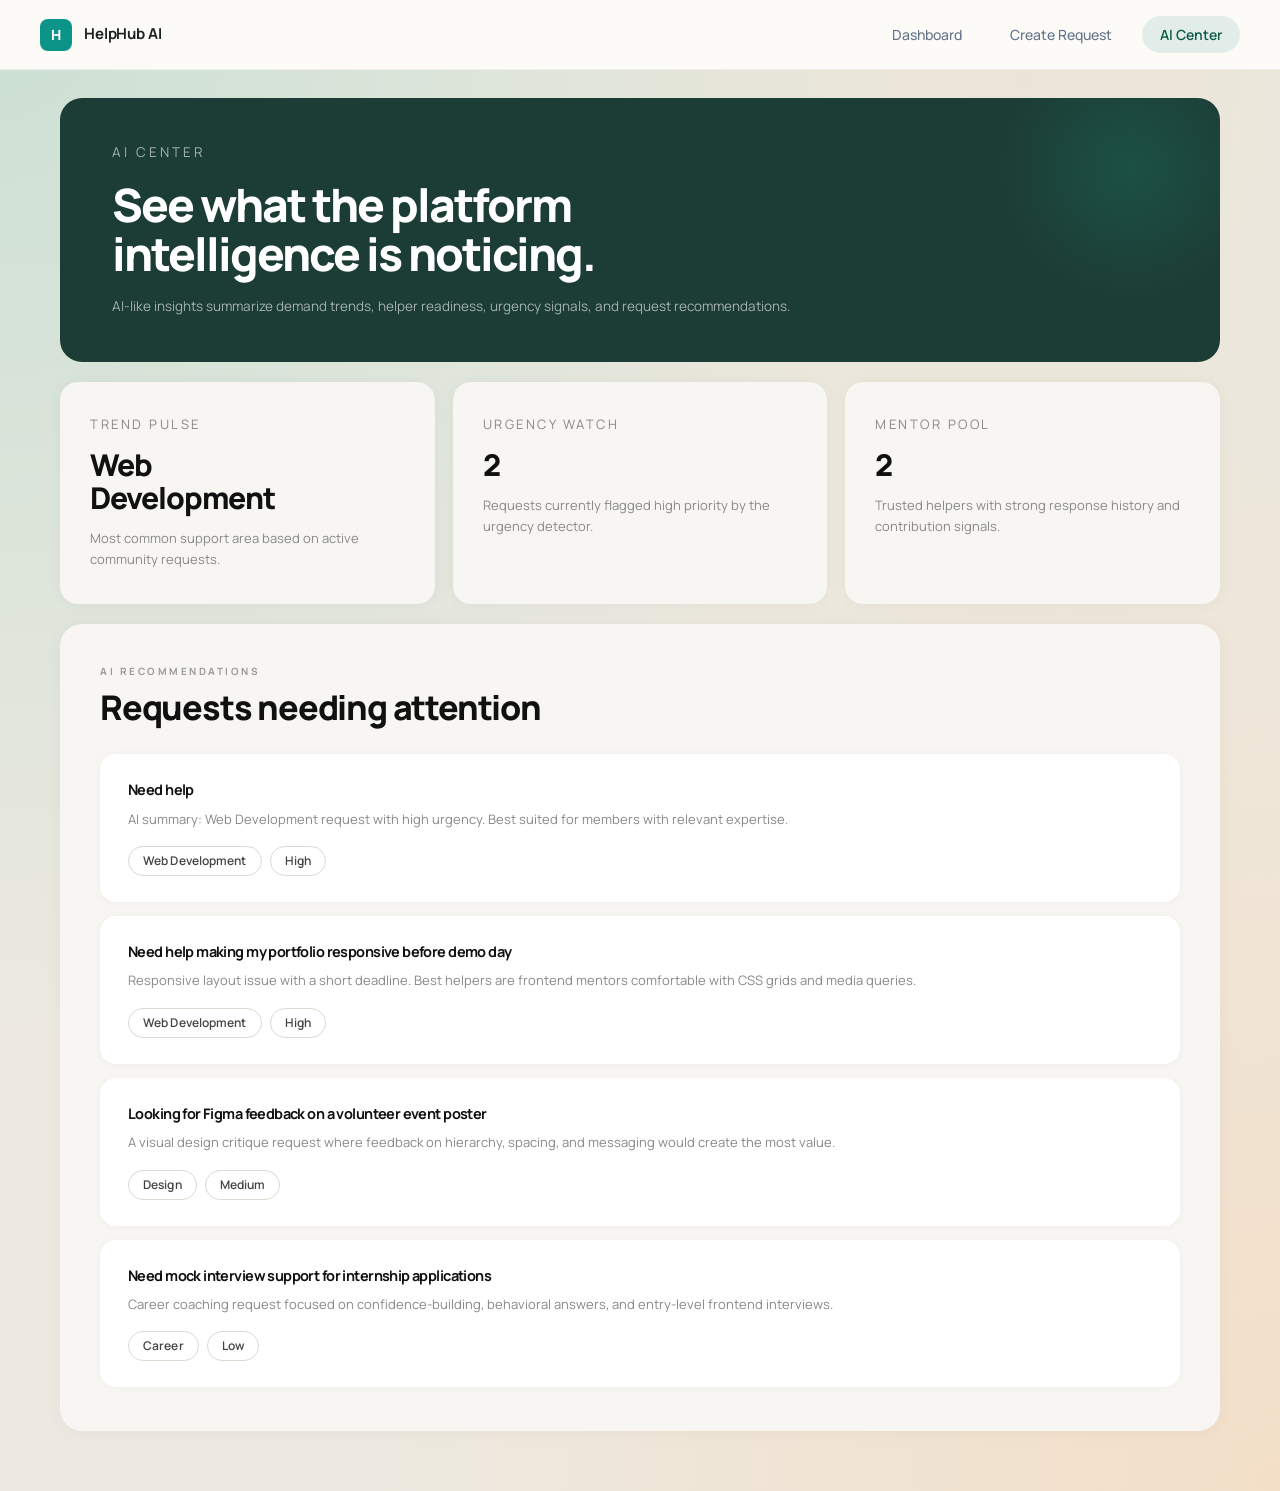
<file: helphub_aicenter.html>
<!DOCTYPE html>
<html lang="en">
<head>
<meta charset="UTF-8">
<meta name="viewport" content="width=device-width, initial-scale=1.0">
<title>HelpHub AI - AI Center</title>
<link href="https://fonts.googleapis.com/css2?family=Manrope:wght@400;500;600;700;800&display=swap" rel="stylesheet">
  <link rel="stylesheet" href="assetes/css/style.css">
  <style>
    *, *::before, *::after { box-sizing: border-box; margin: 0; padding: 0; }



  body {
    font-family: 'Manrope', sans-serif;
    min-height: 100vh;
    background: #ede9e0;
    background-image:
      radial-gradient(ellipse at 0% 0%, rgba(170,215,200,0.5) 0%, transparent 50%),
      radial-gradient(ellipse at 100% 100%, rgba(248,215,180,0.55) 0%, transparent 50%),
      radial-gradient(ellipse at 80% 5%, rgba(230,220,195,0.3) 0%, transparent 40%);
    padding-bottom: 60px;
  }

  .hero-banner {
    background: #1c3d35;
    border-radius: 22px;
    margin-top: 28px;
    padding: 44px 52px 44px;
    position: relative;
    overflow: hidden;
  }

  .hero-banner::after {
    content: '';
    position: absolute;
    right: -40px; top: -60px;
    width: 260px; height: 260px;
    background: radial-gradient(circle, rgba(26,138,120,0.25) 0%, transparent 70%);
    border-radius: 50%;
    pointer-events: none;
  }

  .hero-label {
    font-size: 10.5px;
    font-weight: 700;
    letter-spacing: 3px;
    text-transform: uppercase;
    color: rgba(255,255,255,0.5);
    margin-bottom: 16px;
  }

  .hero-banner h1 {
    font-size: 46px;
    font-weight: 800;
    line-height: 1.07;
    letter-spacing: -2px;
    color: #fff;
    margin-bottom: 18px;
    max-width: 680px;
  }

  .hero-banner p {
    font-size: 13.5px;
    color: rgba(255,255,255,0.6);
    font-weight: 400;
    line-height: 1.6;
  }



  /* ── STATS CARDS ROW ── */
  .stats-section {
    margin-top: 20px;
    display: grid;
    grid-template-columns: repeat(3, 1fr);
    gap: 18px;
  }

  .stat-card {
    background: #f7f6f2;
    border-radius: 18px;
    padding: 32px 30px 34px;
    box-shadow: 0 1px 16px rgba(0,0,0,0.04);
  }

  .stat-label {
    font-size: 10px;
    font-weight: 700;
    letter-spacing: 2.5px;
    text-transform: uppercase;
    color: #999;
    margin-bottom: 14px;
  }

  .stat-card h2 {
    font-size: 30px;
    font-weight: 800;
    letter-spacing: -1px;
    color: #111;
    line-height: 1.1;
    margin-bottom: 14px;
  }

  .stat-card p {
    font-size: 13px;
    color: #888;
    line-height: 1.6;
    font-weight: 400;
  }

  /* ── RECOMMENDATIONS SECTION ── */
  .reco-section {
    margin-top: 20px;
    background: #f7f6f2;
    border-radius: 22px;
    padding: 40px 40px 44px;
    box-shadow: 0 1px 20px rgba(0,0,0,0.04);
  }

  .reco-label {
    font-size: 10px;
    font-weight: 700;
    letter-spacing: 2.5px;
    text-transform: uppercase;
    color: #999;
    margin-bottom: 10px;
  }

  .reco-section h2 {
    font-size: 34px;
    font-weight: 800;
    letter-spacing: -1.2px;
    color: #111;
    margin-bottom: 28px;
    line-height: 1.1;
  }

  /* ── REQUEST CARDS ── */
  .request-card {
    background: #fff;
    border-radius: 16px;
    padding: 26px 28px;
    margin-bottom: 14px;
    box-shadow: 0 1px 8px rgba(0,0,0,0.04);
  }

  .request-card:last-child { margin-bottom: 0; }

  .request-card h3 {
    font-size: 14.5px;
    font-weight: 700;
    color: #111;
    margin-bottom: 8px;
    line-height: 1.4;
  }

  .request-card p {
    font-size: 13px;
    color: #888;
    line-height: 1.65;
    margin-bottom: 16px;
    font-weight: 400;
  }

  .tags {
    display: flex;
    gap: 8px;
    flex-wrap: wrap;
  }

  .tag {
    display: inline-flex;
    align-items: center;
    padding: 5px 14px;
    border-radius: 999px;
    font-size: 12px;
    font-weight: 600;
    border: 1.5px solid #ddd9d0;
    color: #444;
    background: transparent;
    letter-spacing: 0.1px;
  }
</style>
</head>
<body>

  <!-- Navbar -->
  <header class="navbar explore-nav">
      <div class="container nav-pill">
          <div class="logo">
              <span class="logo-icon">H</span>
              <span class="logo-text">HelpHub AI</span>
          </div>

          <nav class="nav-links">
              <a href="index.html">Dashboard</a>
              <a href="#">Create Request</a>
              <a href="helphub_aicenter.html" class="active">AI Center</a>
          </nav>
          <button class="hamburger" id="hamburgerBtn" aria-label="Open menu">
              <svg fill="none" stroke="currentColor" viewBox="0 0 24 24" width="26" height="26" stroke-width="2">
                   <path stroke-linecap="round" stroke-linejoin="round" d="M4 6h16M4 12h16M4 18h16"/>
              </svg>
          </button>
      </div>
  </header>


  <main>
    <div class="container">
      <!-- HERO BANNER -->
    <div class="hero-banner">
      <p class="hero-label">AI Center</p>
      <h1>See what the platform intelligence is noticing.</h1>
      <p>AI-like insights summarize demand trends, helper readiness, urgency signals, and request recommendations.</p>
    </div>

    <!-- STATS CARDS -->

  <div class="stats-section">

    <div class="stat-card">
      <p class="stat-label">Trend Pulse</p>
      <h2>Web<br>Development</h2>
      <p>Most common support area based on active community requests.</p>
    </div>

    <div class="stat-card">
      <p class="stat-label">Urgency Watch</p>
      <h2>2</h2>
      <p>Requests currently flagged high priority by the urgency detector.</p>
    </div>

    <div class="stat-card">
      <p class="stat-label">Mentor Pool</p>
      <h2>2</h2>
      <p>Trusted helpers with strong response history and contribution signals.</p>
    </div>

  </div>

  <!-- RECOMMENDATIONS SECTION -->
  <div class="reco-section">
    <p class="reco-label">AI Recommendations</p>
    <h2>Requests needing attention</h2>

    <!-- Card 1 -->
    <div class="request-card">
      <h3>Need help</h3>
      <p>AI summary: Web Development request with high urgency. Best suited for members with relevant expertise.</p>
      <div class="tags">
        <span class="tag">Web Development</span>
        <span class="tag">High</span>
      </div>
    </div>

    <!-- Card 2 -->
    <div class="request-card">
      <h3>Need help making my portfolio responsive before demo day</h3>
      <p>Responsive layout issue with a short deadline. Best helpers are frontend mentors comfortable with CSS grids and media queries.</p>
      <div class="tags">
        <span class="tag">Web Development</span>
        <span class="tag">High</span>
      </div>
    </div>

    <!-- Card 3 -->
    <div class="request-card">
      <h3>Looking for Figma feedback on a volunteer event poster</h3>
      <p>A visual design critique request where feedback on hierarchy, spacing, and messaging would create the most value.</p>
      <div class="tags">
        <span class="tag">Design</span>
        <span class="tag">Medium</span>
      </div>
    </div>

    <!-- Card 4 -->
    <div class="request-card">
      <h3>Need mock interview support for internship applications</h3>
      <p>Career coaching request focused on confidence-building, behavioral answers, and entry-level frontend interviews.</p>
      <div class="tags">
        <span class="tag">Career</span>
        <span class="tag">Low</span>
      </div>
    </div>

  </div>

    </div>
  </main>
    <!-- Mobile Menu Overlay -->
    <div class="menu-overlay" id="menuOverlay"></div>

    <!-- Mobile Side Menu -->
    <div class="mobile-menu" id="mobileMenu">
        <div class="mobile-menu-header">
            <span class="logo-text" style="font-weight: 700; font-size: 18px; color: var(--secondary);">Menu</span>
            <button class="close-menu" id="closeMenuBtn" aria-label="Close menu">
                <svg fill="none" stroke="currentColor" viewBox="0 0 24 24" width="26" height="26" stroke-width="2">
                     <path stroke-linecap="round" stroke-linejoin="round" d="M6 18L18 6M6 6l12 12"/>
                </svg>
            </button>
        </div>
        <nav class="mobile-nav-links">
            <a href="index.html">Dashboard</a>
            <a href="#">Create Request</a>
            <a href="helphub_aicenter.html" class="active">AI Center</a>
        </nav>
    </div>

    <script>
        const hamburgerBtn = document.getElementById('hamburgerBtn');
        const closeMenuBtn = document.getElementById('closeMenuBtn');
        const mobileMenu = document.getElementById('mobileMenu');
        const menuOverlay = document.getElementById('menuOverlay');

        function toggleMenu() {
            mobileMenu.classList.toggle('active');
            menuOverlay.classList.toggle('active');
        }

        if(hamburgerBtn) hamburgerBtn.addEventListener('click', toggleMenu);
        if(closeMenuBtn) closeMenuBtn.addEventListener('click', toggleMenu);
        if(menuOverlay) menuOverlay.addEventListener('click', toggleMenu);
    </script>
</body>

</html>
</file>
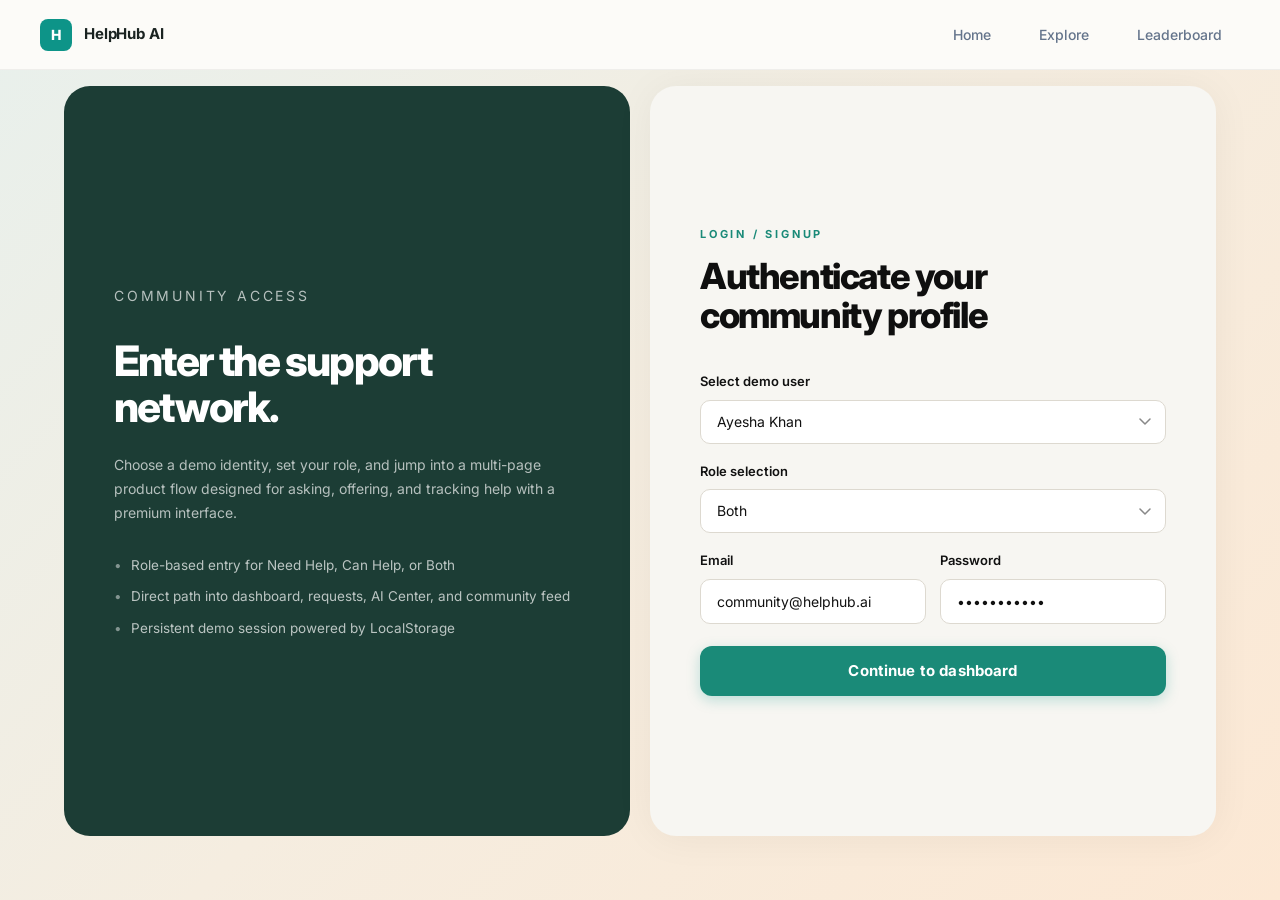
<file: helphub_login.html>
<!DOCTYPE html>
<html lang="en">
<head>
<meta charset="UTF-8">
<meta name="viewport" content="width=device-width, initial-scale=1.0">
<title>HelpHub AI</title>
<link href="https://fonts.googleapis.com/css2?family=Manrope:wght@400;500;600;700;800&display=swap" rel="stylesheet">
    <!-- Main Style -->
    <link rel="stylesheet" href="assetes/css/style.css">
    <!-- Login Specific Style -->
    <link rel="stylesheet" href="assetes/css/helphub-login.css">
</head>
<body class="login-page">

    <!-- Navbar -->
    <header class="navbar explore-nav">
        <div class="container nav-pill">
            <div class="logo">
                <span class="logo-icon">H</span>
                <span class="logo-text">HelpHub AI</span>
            </div>

            <nav class="nav-links">
                <a href="index.html">Home</a>
                <a href="helphub-explore.html">Explore</a>
                <a href="helphub-leaderboard.html">Leaderboard</a>
            </nav>
        </div>
    </header>

<div class="hero">

  <div class="left-card">
    <p class="community-label">Community Access</p>
    <h1>Enter the support network.</h1>
    <p>Choose a demo identity, set your role, and jump into a multi-page product flow designed for asking, offering, and tracking help with a premium interface.</p>
    <ul class="feature-list">
      <li>Role-based entry for Need Help, Can Help, or Both</li>
      <li>Direct path into dashboard, requests, AI Center, and community feed</li>
      <li>Persistent demo session powered by LocalStorage</li>
    </ul>
  </div>

  <div class="right-card">
    <p class="login-label">Login / Signup</p>
    <h2>Authenticate your community profile</h2>

    <div class="form-group">
      <label>Select demo user</label>
      <select class="form-control">
        <option>Ayesha Khan</option>
        <option>Ali Hassan</option>
        <option>Sara Malik</option>
        <option>Usman Raza</option>
      </select>
    </div>

    <div class="form-group">
      <label>Role selection</label>
      <select class="form-control">
        <option>Both</option>
        <option>Need Help</option>
        <option>Can Help</option>
      </select>
    </div>

    <div class="form-row">
      <div class="form-group">
        <label>Email</label>
        <input type="email" class="form-control" value="community@helphub.ai" />
      </div>
      <div class="form-group">
        <label>Password</label>
        <input type="password" class="form-control" value="password123" />
      </div>
    </div>

    <button class="btn-primary">Continue to dashboard</button>
  </div>

</div>

</body>
</html>
</file>
<file: assetes/css/style.css>
@import url('https://fonts.googleapis.com/css2?family=Inter:wght@400;500;600;700;800&display=swap');

:root {
    /* Brand */
    --primary: #0d9488;
    --primary-hover: #0a7d73;
    --secondary: #0d5a45;
    --accent: #f5d4a8;
    /* Amber/Yellow accent from ref */

    /* Surfaces */
    --bg-light: #fcfbf8;
    --bg-mesh: linear-gradient(135deg, #e8f0ec 0%, #f5ede0 50%, #fce8d4 100%);

    --white: #ffffff;
    --dark-green: #1d2d2b;
    /* Deep forest green for hero card */

    /* Text */
    --text-primary: #1a2321;
    --text-secondary: #6b7570;
    --text-muted: #9ca3af;

    /* Tag colors */
    --tag-green-bg: #d4e9dc;
    --tag-green-text: #0d5a45;
    --tag-red-bg: #f5b5a8;
    --tag-red-text: #8a2e1f;
    --tag-amber-bg: #f5d4a8;
    --tag-amber-text: #6b4410;

    /* Spacing & Radius */
    --section-padding: 100px 0;
    --container-max: 1200px;
    --radius-sm: 10px;
    --radius-md: 16px;
    --radius-lg: 24px;
    --radius-pill: 999px;

    /* Effects */
    --shadow-sm: 0 1px 2px rgba(0, 0, 0, 0.04);
    --shadow-md: 0 4px 14px rgba(30, 40, 35, 0.06);
    --transition: all 0.2s ease;
}

/* Reset & Base */
* {
    margin: 0;
    padding: 0;
    box-sizing: border-box;
}

html {
    scroll-behavior: smooth;
}

body {
    font-family: 'Inter', -apple-system, BlinkMacSystemFont, "Segoe UI", Roboto, Helvetica, Arial, sans-serif;
    color: var(--text-primary);
    background: var(--bg-mesh);
    background-attachment: fixed;
    line-height: 1.5;
    -webkit-font-smoothing: antialiased;
    overflow-x: hidden;
    min-height: 100vh;
}

ul {
    list-style: none;
}

a {
    text-decoration: none;
    color: inherit;
    transition: var(--transition);
}

img {
    max-width: 100%;
    display: block;
}

/* Layout */
.container {
    max-width: 1240px;
    margin: 0 auto;
    padding: 0 40px;
}

.section {
    padding: 100px 0;
    padding-top: 0;
}

/* Typography */
h1,
h2,
h3,
h4 {
    color: var(--text-primary);
    font-weight: 700;
    line-height: 1.1;
    letter-spacing: -0.04em;
}

.text-muted {
    color: var(--text-secondary);
}

/* Components */
.btn {
    display: inline-flex;
    align-items: center;
    justify-content: center;
    padding: 12px 24px;
    border-radius: var(--radius-pill);
    font-weight: 600;
    font-size: 15px;
    cursor: pointer;
    transition: var(--transition);
    border: none;
    gap: 8px;
}

.btn {
    display: inline-flex;
    align-items: center;
    justify-content: center;
    padding: 10px 24px;
    border-radius: var(--radius-pill);
    font-weight: 600;
    font-size: 14px;
    cursor: pointer;
    transition: var(--transition);
    border: none;
    white-space: nowrap;
}

.btn-primary {
    background: linear-gradient(180deg, #0ea58e 0%, #0d9488 100%);
    color: #fff;
    box-shadow: 0 4px 14px rgba(13, 148, 136, 0.25);
    border: 1px solid rgba(255, 255, 255, 0.1);
}

.btn-white {
    background: var(--white);
    color: var(--text-primary);
    box-shadow: var(--shadow-sm);
    padding: 10px 20px;
}

.btn-white:hover {
    transform: translateY(-1px);
    box-shadow: var(--shadow-md);
}

.btn-outline {
    background: rgba(255, 255, 255, 0.9);
    border: 1px solid #e5ddcc;
    color: var(--text-primary);
}

.badge {
    display: inline-flex;
    padding: 4px 12px;
    border-radius: var(--radius-full);
    font-size: 12px;
    font-weight: 600;
    text-transform: uppercase;
    letter-spacing: 0.05em;
}

.card {
    background: var(--white);
    border-radius: var(--radius-md);
    padding: 24px;
    border: 1px solid rgba(0, 0, 0, 0.05);
    transition: var(--transition);
}

.card:hover {
    box-shadow: var(--shadow-lg);
    border-color: rgba(14, 165, 142, 0.2);
}

/* Navbar */
.navbar {
    position: sticky;
    top: 0;
    z-index: 100;
    background: rgba(251, 252, 251, 0.85);
    backdrop-filter: blur(16px);
    padding: 20px 0;
}

.nav-content {
    display: flex;
    align-items: center;
    justify-content: space-between;
}

.logo {
    display: flex;
    align-items: center;
    gap: 12px;
    font-weight: 700;
    font-size: 18px;
    letter-spacing: -0.02em;
    color: var(--secondary);
}

.logo-icon {
    background: #0ea58e;
    color: var(--white);
    width: 32px;
    height: 32px;
    display: flex;
    align-items: center;
    justify-content: center;
    border-radius: 8px;
    font-size: 15px;
    font-weight: 800;
}

.nav-links {
    display: flex;
    gap: 12px;
}

.nav-links a {
    font-size: 14px;
    font-weight: 500;
    color: var(--text-secondary);
    padding: 8px 18px;
    border-radius: 30px;
    transition: var(--transition);
}

.nav-links a:hover,
.nav-links a.active {
    color: #004d3d;
    background: #dbecea;
    font-weight: 600;
}

/* Premium HelpHub Navbar (from Explore) */
.explore-nav {
    background: #fcfbf8;
    border-bottom: 1px solid rgba(0, 0, 0, 0.05);
    padding: 16px 0;
    width: 100%;
    position: sticky;
    top: 0;
    z-index: 1000;
}

.nav-pill {
    display: flex;
    justify-content: space-between;
    align-items: center;
    max-width: 1400px;
    margin: 0 auto;
    padding: 0 40px;
}

.nav-pill .logo {
    display: flex;
    align-items: center;
    gap: 12px;
}

.nav-pill .logo-icon {
    width: 32px;
    height: 32px;
    background: #0d9488;
    color: #fff;
    display: flex;
    align-items: center;
    justify-content: center;
    border-radius: 8px;
    font-weight: 800;
    font-size: 14px;
}

.nav-pill .logo-text {
    font-size: 15px;
    font-weight: 700;
    color: #1a2321;
    letter-spacing: -0.01em;
}

.nav-pill .nav-links {
    display: flex;
    gap: 12px;
    align-items: center;
}

.nav-pill .nav-links a {
    font-size: 14px;
    font-weight: 500;
    color: #64748b;
    padding: 8px 18px;
    border-radius: 999px;
    transition: all 0.2s ease;
}

.nav-pill .nav-links a:hover {
    color: #1a2321;
}

.nav-pill .nav-links a.active {
    color: #0d5a45;
    background: #e2edea;
    font-weight: 600;
}

.nav-cta {
    display: flex;
    align-items: center;
    gap: 16px;
}

.status-indicator {
    display: flex;
    align-items: center;
    gap: 10px;
    font-size: 13px;
    font-weight: 500;
    color: var(--text-secondary);
    background: var(--white);
    padding: 8px 16px;
    border-radius: 30px;
    border: 1px solid rgba(0, 0, 0, 0.05);
}

.pulse {
    width: 6px;
    height: 6px;
    background: #10b981;
    border-radius: 50%;
    position: relative;
    display: block;
}

.pulse::after {
    content: '';
    position: absolute;
    top: 0;
    left: 0;
    width: 100%;
    height: 100%;
    background: #10b981;
    border-radius: 50%;
    animation: dotPulse 2s cubic-bezier(0.4, 0, 0.6, 1) infinite;
}

@keyframes dotPulse {
    0% {
        transform: scale(1);
        opacity: 0.8;
    }

    100% {
        transform: scale(2.5);
        opacity: 0;
    }
}

/* Hero Section */
.hero {
    padding: 60px 0 80px;
}

.hero-grid {
    display: grid;
    grid-template-columns: 1.3fr 0.7fr;
    gap: 32px;
    align-items: stretch;
}

.hero-content {
    display: flex;
}

.content-card {
    background: linear-gradient(180deg, #fff 70%, transparent 100%);
    padding: 40px;
    border-radius: 40px;
    width: 100%;
}

.eyebrow {
    font-size: 11px;
    font-weight: 700;
    letter-spacing: 0.12em;
    color: var(--text-secondary);
    text-transform: uppercase;
    margin-bottom: 24px;
    display: block;
}

.hero-title {
    font-size: 64px;
    font-weight: 800;
    line-height: 1.05;
    letter-spacing: -0.03em;
    color: var(--text-primary);
    margin-bottom: 24px;
}

.hero-desc {
    font-size: 16px;
    line-height: 1.6;
    color: var(--text-secondary);
    max-width: 540px;
    margin-bottom: 40px;
}

.hero-actions {
    display: flex;
    gap: 16px;
    margin-bottom: 60px;
}

/* Stats Grid */
.stats-grid {
    display: grid;
    grid-template-columns: repeat(3, 1fr);
    gap: 16px;
}

.stat-item {
    background: #fdfcf9;
    padding: 16px 20px;
    border-radius: 24px;
    border: 1px solid rgba(0, 0, 0, 0.03);
    display: flex;
    flex-direction: column;
    gap: 12px;
}

.stat-label {
    font-size: 10px;
    font-weight: 700;
    letter-spacing: 0.05em;
    color: #94a3b8;
}

.stat-value {
    font-size: 32px;
    font-weight: 800;
    color: var(--text-primary);
    line-height: 1;
}

.stat-text {
    font-size: 11.5px;
    line-height: 1.45;
    color: var(--text-secondary);
}

/* Hero Right: Dark Immersive Card */
.hero-panel {
    perspective: 1000px;
}

.dark-card {
    background: var(--dark-green);
    border-radius: var(--radius-lg);
    padding: 40px;
    position: relative;
    overflow: hidden;
    color: #fff;
    min-height: 600px;
    display: flex;
    flex-direction: column;
    box-shadow: 0 30px 60px rgba(0, 0, 0, 0.12);
}

.panel-orb {
    position: absolute;
    top: 30px;
    right: 30px;
    width: 60px;
    height: 60px;
    background: #fde047;
    border-radius: 50%;
    filter: blur(20px);
    opacity: 0.9;
    z-index: 1;
}

.panel-inner {
    position: relative;
    z-index: 2;
}

.panel-eyebrow {
    font-size: 10px;
    font-weight: 700;
    letter-spacing: 0.1em;
    color: #a7f3d0;
    margin-bottom: 16px;
    display: block;
}

.panel-heading {
    color: #ffffff;
    font-size: 36px;
    font-weight: 800;
    line-height: 1.1;
    margin-bottom: 20px;
    letter-spacing: -0.01em;
    display: block;
}

.panel-summary {
    font-size: 14px;
    line-height: 1.55;
    color: rgba(255, 255, 255, 0.8);
    margin-bottom: 40px;
}

.feature-list {
    display: flex;
    flex-direction: column;
    gap: 16px;
}

.feature-block {
    background: #cad5d0;
    padding: 24px;
    border-radius: var(--radius-md);
    color: var(--text-primary);
}

.feature-block h4 {
    font-size: 15px;
    font-weight: 700;
    margin-bottom: 8px;
}

.feature-block p {
    font-size: 13px;
    line-height: 1.5;
    opacity: 0.9;
}

.trust-special {
    display: flex;
    align-items: center;
    gap: 24px;
    background: rgba(202, 213, 208, 0.95) !important;
}

.score-main {
    font-size: 36px;
    font-weight: 800;
    color: var(--text-primary);
}

.trust-score {
    display: flex;
    align-items: center;
    gap: 24px;
    padding: 24px;
    background: rgba(255, 255, 255, 0.05);
    border-radius: 16px;
    border: 1px solid rgba(255, 255, 255, 0.05);
}

.score {
    font-size: 36px;
    font-weight: 800;
}

/* Sections General */
.section-header {
    display: flex;
    justify-content: space-between;
    align-items: flex-end;
    margin-bottom: 40px;
}

.section-title {
    font-size: 36px;
}

.text-link {
    font-weight: 600;
    background: var(--white);
    padding: 12px 24px;
    border-radius: var(--radius-full);
    font-size: 14px;
    box-shadow: 0 4px 12px rgba(0, 0, 0, 0.03);
    transition: var(--transition);
}

.text-link:hover {
    transform: translateY(-2px);
    box-shadow: 0 6px 16px rgba(0, 0, 0, 0.06);
}

/* Features Grid */
.features-grid {
    display: grid;
    grid-template-columns: repeat(3, 1fr);
    gap: 24px;
}

.feature-card h3 {
    font-size: 20px;
    margin-bottom: 16px;
}

.feature-card p {
    color: var(--text-secondary);
    font-size: 15px;
}

/* Requests Grid */
.requests-grid {
    display: grid;
    grid-template-columns: repeat(3, 1fr);
    gap: 24px;
    margin-top: 32px;
}

.request-card {
    display: flex;
    flex-direction: column;
    border-radius: var(--radius-lg);
    padding: 28px 32px;
    background: var(--white);
    box-shadow: var(--shadow-md);
}

.request-tags {
    display: flex;
    gap: 8px;
    margin-bottom: 12px;
}

.tag {
    display: inline-block;
    padding: 5px 14px;
    border-radius: var(--radius-pill);
    font-size: 0.8rem;
    font-weight: 500;
}

.tag-blue {
    background: var(--tag-green-bg);
    color: var(--tag-green-text);
}

.tag-red {
    background: var(--tag-red-bg);
    color: var(--tag-red-text);
}

.tag-green {
    background: var(--tag-green-bg);
    color: var(--tag-green-text);
}

.tag-orange {
    background: var(--tag-amber-bg);
    color: var(--tag-amber-text);
}

.tag-teal {
    background: var(--tag-green-bg);
    color: var(--tag-green-text);
}

.request-title {
    font-size: 20px;
    color: var(--text-primary);
    margin-top: 20px;
    margin-bottom: 16px;
    line-height: 1.25;
}

.request-excerpt {
    font-size: 14px;
    color: var(--text-secondary);
    margin-bottom: 24px;
    line-height: 1.6;
}

.sub-tags {
    display: flex;
    flex-wrap: wrap;
    gap: 10px;
    margin-bottom: 24px;
}

.sub-tags span {
    background: #e8f5f3;
    padding: 8px 16px;
    border-radius: 30px;
    font-size: 11px;
    font-weight: 600;
    color: #447b74;
}

.request-footer {
    display: flex;
    justify-content: space-between;
    align-items: center;
    margin-top: auto;
    padding-top: 10px;
}

.user-info .user-name {
    display: block;
    font-weight: 700;
    font-size: 14px;
    color: var(--text-primary);
    margin-bottom: 4px;
}

.user-info .user-meta {
    font-size: 12px;
    color: var(--text-secondary);
    line-height: 1.4;
}

.btn-open {
    background: var(--white);
    padding: 12px 24px;
    border-radius: var(--radius-pill);
    font-size: 13px;
    font-weight: 700;
    color: var(--text-primary);
    border: none;
    cursor: pointer;
    box-shadow: var(--shadow-sm);
    transition: var(--transition);
}

.btn-open:hover {
    transform: translateY(-2px);
    box-shadow: 0 6px 16px rgba(0, 0, 0, 0.06);
}

/* Footer */
.footer {
    padding: 40px 0;
    text-align: center;
    font-size: 14px;
    color: var(--text-muted);
    border-top: 1px solid rgba(0, 0, 0, 0.05);
}

/* Responsive */
/* Mobile Menu Styles */
.hamburger {
    display: none;
    background: none;
    border: none;
    color: var(--secondary);
    cursor: pointer;
    padding: 2px;
}

.menu-overlay {
    position: fixed;
    top: 0;
    left: 0;
    width: 100%;
    height: 100%;
    background: rgba(0, 0, 0, 0.4);
    backdrop-filter: blur(4px);
    opacity: 0;
    visibility: hidden;
    transition: all 0.3s ease;
    z-index: 1001;
}

.menu-overlay.active {
    opacity: 1;
    visibility: visible;
}

.mobile-menu {
    position: fixed;
    top: 0;
    right: -70%;
    width: 70%;
    max-width: 300px;
    height: 100vh;
    background: #fcfbf8;
    z-index: 1002;
    transition: right 0.3s cubic-bezier(0.4, 0, 0.2, 1);
    padding: 24px;
    box-shadow: -4px 0 16px rgba(0, 0, 0, 0.1);
    display: flex;
    flex-direction: column;
}

.mobile-menu.active {
    right: 0;
}

.mobile-menu-header {
    display: flex;
    justify-content: space-between;
    align-items: center;
    margin-bottom: 40px;
}

.close-menu {
    background: none;
    border: none;
    color: var(--secondary);
    cursor: pointer;
    padding: 0;
}

.mobile-nav-links {
    display: flex;
    flex-direction: column;
    gap: 12px;
}

.mobile-nav-links a {
    font-size: 16px;
    font-weight: 600;
    color: var(--text-secondary);
    text-decoration: none;
    padding: 14px 18px;
    border-radius: 12px;
    border: 1px solid rgba(0, 0, 0, 0.03);
    background: rgba(255, 255, 255, 0.6);
    transition: all 0.2s;
}

.mobile-nav-links a.active {
    background: #dbecea;
    color: #0d5a45;
    border-color: rgba(13, 90, 69, 0.1);
}

@media (max-width: 1024px) {
    .hero-grid {
        grid-template-columns: 1fr;
    }

    .hero-title {
        font-size: 48px;
    }

    .features-grid,
    .requests-grid {
        grid-template-columns: repeat(2, 1fr);
    }
}

@media (max-width: 768px) {
    .nav-links, .nav-pill .nav-links, .status-indicator {
        display: none !important;
    }

    .hamburger {
        display: block;
    }

    .nav-cta {
        gap: 12px;
    }

    .features-grid,
    .requests-grid {
        grid-template-columns: 1fr;
    }

    .section-header {
        flex-direction: column;
        align-items: flex-start;
        gap: 16px;
    }

    .hero-stats {
        flex-direction: column;
    }

    .stats-grid {
        grid-template-columns: 1fr;
        gap: 20px;
    }

    .hero-actions {
        flex-direction: column;
        width: 100%;
    }

    .hero-actions .btn {
        width: 100%;
        text-align: center;
        justify-content: center;
    }
}

@media (max-width: 480px) {
    .hero-title {
        font-size: 36px;
    }

    .content-card, .dark-card {
        padding: 24px;
    }

    .feature-card, .request-card {
        padding: 20px;
    }

    .section-title {
        font-size: 28px;
    }

    .nav-pill {
        padding: 0 20px;
    }
}
</file>
<file: assetes/css/helphub-explore.css>
/* Explore Page Content Styles */

.explore-banner {
    padding: 20px 0 40px;
}

.banner-card {
    background: var(--dark-green);
    border-radius: var(--radius-lg);
    padding: 60px;
    color: #fff;
    position: relative;
    overflow: hidden;
    box-shadow: 0 20px 40px rgba(0, 0, 0, 0.1);
}

.banner-card .eyebrow {
    color: #a7f3d0;
}

.banner-title {
    font-size: 48px;
    font-weight: 800;
    line-height: 1.1;
    margin-bottom: 16px;
    color: #fff;
    max-width: 800px;
}

.banner-desc {
    font-size: 16px;
    opacity: 0.8;
    color: #e5e7eb;
}

/* Explore Grid */
.explore-grid-section {
    padding-bottom: 100px;
}

.explore-grid {
    display: grid;
    grid-template-columns: 320px 1fr;
    gap: 40px;
    align-items: stretch;
}

/* Filter Sidebar */
.explore-sidebar {
    display: flex;
    height: 100%;
}

.filter-card {
    background: #fff;
    padding: 40px;
    border-radius: 30px;
    border: 1px solid rgba(0, 0, 0, 0.05);
    box-shadow: 0 10px 40px rgba(0, 0, 0, 0.02);
    width: 100%;
    height: 100%;
}

.filter-title {
    font-size: 32px;
    font-weight: 800;
    margin-bottom: 48px;
    letter-spacing: -0.02em;
}

.filter-groups {
    display: flex;
    flex-direction: column;
    gap: 32px;
}

.filter-group {
    display: flex;
    flex-direction: column;
    gap: 12px;
}

.filter-group label {
    font-size: 14px;
    font-weight: 700;
    color: var(--text-secondary);
}

.filter-select,
.filter-input {
    width: 100%;
    padding: 16px 20px;
    background: #fdfcf9;
    border: 1px solid rgba(0, 0, 0, 0.05);
    border-radius: 16px;
    font-size: 14px;
    color: var(--text-primary);
    transition: var(--transition);
}

.filter-select:focus,
.filter-input:focus {
    outline: none;
    border-color: var(--primary);
    background: #fff;
    box-shadow: 0 0 0 4px rgba(13, 148, 136, 0.1);
}

/* Feed List */
.requests-list {
    display: flex;
    flex-direction: column;
    gap: 24px;
}

.requests-list .request-card {
    background: #fdfcf9;
    transition: var(--transition);
}

.requests-list .request-card:hover {
    transform: translateY(-4px);
    box-shadow: var(--shadow-md);
    background: #fff;
}

/* Responsive */
@media (max-width: 1024px) {
    .explore-grid {
        grid-template-columns: 1fr;
    }

    .filter-card {
        position: relative;
        top: 0;
        margin-bottom: 40px;
    }

    .banner-title {
        font-size: 36px;
    }

    .banner-card {
        padding: 40px;
    }
}
</file>
<file: assetes/css/helphub-leaderboard.css>
body {
    min-height: 100vh;
    background: linear-gradient(135deg, #e8f0ec 0%, #f5ede0 50%, #fce8d4 100%);
    color: #1f2937;
    margin: 0;
    padding: 0;
  }

  /* Hero Section */
  .hero {
    max-width: 1280px;
    margin: 40px auto;
    background: #1d2d2b;
    border-radius: 20px;
    padding: 56px 64px;
    color: white;
    width: calc(100% - 96px);
  }

  .hero-label {
    font-size: 12px;
    font-weight: 700;
    letter-spacing: 2px;
    color: #a7f3d0;
    margin-bottom: 20px;
  }

  .hero h1 {
    font-size: 56px;
    color: #fff;
    font-weight: 800;
    line-height: 1.1;
    margin-bottom: 20px;
    letter-spacing: -1px;
  }

  .hero p {
    font-size: 16px;
    color: #e5e7eb;
    max-width: 800px;
    line-height: 1.5;
    opacity: 0.8;
  }

  /* Main Grid */
  .main-grid {
    max-width: 1280px;
    margin: 0 auto 48px auto;
    display: grid;
    grid-template-columns: 1fr 1fr;
    gap: 28px;
    width: calc(100% - 96px);
  }

  .panel {
    background: #fdfcf9;
    border-radius: 20px;
    padding: 40px 36px;
    border: 1px solid #fdfcf9;
  }

  .panel-label {
    font-size: 12px;
    font-weight: 700;
    letter-spacing: 2px;
    color: #0d7c6a;
    margin-bottom: 14px;
  }

  .panel-title {
    font-size: 40px;
    font-weight: 800;
    color: #1f2937;
    letter-spacing: -0.5px;
    margin-bottom: 28px;
  }

  /* Ranking Card */
  .ranking-list {
    display: flex;
    flex-direction: column;
    gap: 14px;
  }

  .ranking-card {
    background: white;
    border: 1px solid #ece4d1;
    border-radius: 14px;
    padding: 18px 20px;
    display: flex;
    align-items: center;
    gap: 16px;
  }

  .avatar {
    width: 44px;
    height: 44px;
    border-radius: 50%;
    display: flex;
    align-items: center;
    justify-content: center;
    color: white;
    font-weight: 700;
    font-size: 14px;
    flex-shrink: 0;
  }

  .avatar-ak {
    background: #0d7c6a;
  }

  .avatar-ha {
    background: #1f2937;
  }

  .avatar-sn {
    background: linear-gradient(135deg, #f59e0b 0%, #fb923c 100%);
  }

  .ranking-body {
    flex: 1;
    display: flex;
    justify-content: space-between;
    align-items: flex-start;
    gap: 12px;
  }

  .ranking-left {
    flex: 1;
    min-width: 0;
  }

  .ranking-name {
    font-size: 15px;
    font-weight: 700;
    color: #1f2937;
    margin-bottom: 4px;
  }

  .ranking-tags {
    font-size: 13px;
    color: #6b7280;
    font-weight: 500;
  }

  .ranking-right {
    text-align: right;
    flex-shrink: 0;
  }

  .ranking-score {
    font-size: 15px;
    font-weight: 700;
    color: #1f2937;
    margin-bottom: 4px;
  }

  .ranking-contrib {
    font-size: 13px;
    color: #6b7280;
    font-weight: 500;
  }

  /* Badge System */
  .badge-list {
    display: flex;
    flex-direction: column;
    gap: 16px;
  }

  .badge-card {
    background: white;
    border: 1px solid #ece4d1;
    border-radius: 14px;
    padding: 20px 22px;
  }

  .badge-name {
    font-size: 16px;
    font-weight: 700;
    color: #1f2937;
    margin-bottom: 8px;
  }

  .badge-title {
    font-size: 14px;
    color: #6b7280;
    font-weight: 500;
    margin-bottom: 14px;
  }

  .progress-track {
    height: 8px;
    background: #ece4d1;
    border-radius: 999px;
    overflow: hidden;
  }

  .progress-fill {
    height: 100%;
    background: linear-gradient(90deg, #f59e0b 0%, #eab308 30%, #10b981 70%, #0d7c6a 100%);
    border-radius: 999px;
    transition: width 1.2s ease;
  }

  /* Responsive */
  @media (max-width: 1024px) {
    .hero {
      padding: 40px 32px;
      width: calc(100% - 48px);
    }

    .hero h1 {
      font-size: 40px;
    }

    .main-grid {
      grid-template-columns: 1fr;
      width: calc(100% - 48px);
    }

    .panel-title {
      font-size: 32px;
    }
  }

  @media (max-width: 640px) {
    .hero {
      padding: 32px 24px;
    }

    .hero h1 {
      font-size: 30px;
    }

    .panel {
      padding: 28px 22px;
    }

    .panel-title {
      font-size: 26px;
    }

    .ranking-body {
      flex-direction: column;
      align-items: flex-start;
    }

    .ranking-right {
      text-align: left;
    }
  }
</file>
<file: assetes/css/helphub-messages.css>
body {
    min-height: 100vh;
    background: linear-gradient(135deg, #e8f0ec 0%, #f5ede0 50%, #fce8d4 100%);
    color: #1f2937;
    margin: 0;
    padding: 0;
  }

  /* Hero Section */
  .hero {
    max-width: 1280px;
    margin: 40px auto;
    background: #1d2d2b;
    border-radius: 20px;
    padding: 56px 64px;
    color: white;
    width: calc(100% - 96px);
  }

  .hero-label {
    font-size: 12px;
    font-weight: 700;
    letter-spacing: 2px;
    color: #a7f3d0;
    margin-bottom: 20px;
  }

  .hero h1 {
    font-size: 56px;
    color: #fff;
    font-weight: 800;
    line-height: 1.1;
    margin-bottom: 20px;
    letter-spacing: -1px;
  }

  .hero p {
    font-size: 16px;
    color: #e5e7eb;
    max-width: 800px;
    line-height: 1.5;
    opacity: 0.8;
  }

  /* Main Grid */
  .main-grid {
    max-width: 1280px;
    margin: 0 auto 48px auto;
    display: grid;
    grid-template-columns: 1.3fr 1fr;
    gap: 28px;
    width: calc(100% - 96px);
  }

  .panel {
    background: #fcfbf8;
    border-radius: 20px;
    padding: 40px 36px;
    border: 1px solid #fcfbf8;
  }

  .panel-label {
    font-size: 12px;
    font-weight: 700;
    letter-spacing: 2px;
    color: #0d7c6a;
    margin-bottom: 14px;
  }

  .panel-title {
    font-size: 40px;
    font-weight: 800;
    color: #1f2937;
    letter-spacing: -0.5px;
    margin-bottom: 28px;
    line-height: 1.1;
  }

  /* Message Cards */
  .message-list {
    display: flex;
    flex-direction: column;
    gap: 14px;
  }

  .message-card {
    background: white;
    border: 1px solid #ece4d1;
    border-radius: 14px;
    padding: 20px 22px;
    display: flex;
    justify-content: space-between;
    align-items: center;
    gap: 16px;
  }

  .message-content {
    flex: 1;
    min-width: 0;
  }

  .message-header {
    font-size: 15px;
    font-weight: 700;
    color: #1f2937;
    margin-bottom: 8px;
  }

  .message-body {
    font-size: 14px;
    color: #6b7280;
    line-height: 1.5;
  }

  .time-badge {
    width: 64px;
    height: 64px;
    border-radius: 50%;
    background: #d5ebe5;
    color: #0d7c6a;
    display: flex;
    flex-direction: column;
    align-items: center;
    justify-content: center;
    font-size: 12px;
    font-weight: 700;
    flex-shrink: 0;
    text-align: center;
    line-height: 1.2;
  }

  /* Send Message Form */
  .form-group {
    margin-bottom: 20px;
  }

  .form-group label {
    display: block;
    font-size: 14px;
    font-weight: 600;
    color: #1f2937;
    margin-bottom: 8px;
  }

  .form-group select,
  .form-group textarea {
    width: 100%;
    padding: 14px 16px;
    border: 1px solid #e5e0d1;
    border-radius: 10px;
    background: white;
    font-size: 14px;
    color: #1f2937;
    font-family: 'Inter', sans-serif;
    outline: none;
    transition: border-color 0.2s, box-shadow 0.2s;
  }

  .form-group select:focus,
  .form-group textarea:focus {
    border-color: #0d7c6a;
    box-shadow: 0 0 0 3px rgba(13, 124, 106, 0.1);
  }

  .form-group textarea {
    resize: vertical;
    min-height: 130px;
  }

  .form-group textarea::placeholder {
    color: #9ca3af;
  }

  /* Send button */
  .btn-send {
    width: 100%;
    padding: 14px;
    background: #0d7c6a;
    color: white;
    border: none;
    border-radius: 999px;
    font-size: 14px;
    font-weight: 600;
    cursor: pointer;
    transition: background 0.2s;
    font-family: 'Inter', sans-serif;
    margin-top: 8px;
  }

  .btn-send:hover {
    background: #0a6556;
  }

  /* Responsive */
  @media (max-width: 1024px) {
    .hero {
      padding: 40px 32px;
      width: calc(100% - 48px);
    }

    .hero h1 {
      font-size: 40px;
    }

    .main-grid {
      grid-template-columns: 1fr;
      width: calc(100% - 48px);
    }

    .panel-title {
      font-size: 32px;
    }
  }

  @media (max-width: 640px) {
    .hero {
      padding: 32px 24px;
    }

    .hero h1 {
      font-size: 30px;
    }

    .panel {
      padding: 28px 22px;
    }

    .panel-title {
      font-size: 26px;
    }
  }
</file>
<file: assetes/css/helphub-notifications.css>
body {
    min-height: 100vh;
    background: linear-gradient(135deg, #e8f0ec 0%, #f5ede0 50%, #fce8d4 100%);
    color: #1f2937;
    margin: 0;
    padding: 0;
  }

  /* Hero Section */
  .hero {
    max-width: 1280px;
    margin: 40px auto;
    background: #1d2d2b;
    border-radius: 20px;
    padding: 56px 64px;
    color: white;
    width: calc(100% - 96px);
  }

  .hero-label {
    font-size: 12px;
    font-weight: 700;
    letter-spacing: 2px;
    color: #a7f3d0;
    margin-bottom: 20px;
  }

  .hero h1 {
    font-size: 56px;
    font-weight: 800;
    line-height: 1.1;
    letter-spacing: -1px;
    color: #fff;
  }

  .feed-card {
    max-width: 1280px;
    margin: 0 auto 48px auto;
    background: #fdfcf9;
    border-radius: 20px;
    padding: 40px 48px;
    border: 1px solid #fdfcf9;
    width: calc(100% - 96px);
  }

  .feed-label {
    font-size: 12px;
    font-weight: 700;
    letter-spacing: 2px;
    color: #0d7c6a;
    margin-bottom: 14px;
  }

  .feed-title {
    font-size: 36px;
    font-weight: 800;
    color: #1f2937;
    letter-spacing: -0.5px;
    margin-bottom: 28px;
  }

  /* Notification Items */
  .notification-list {
    display: flex;
    flex-direction: column;
    gap: 0;
  }

  .notification-item {
    display: flex;
    justify-content: space-between;
    align-items: center;
    padding: 20px 4px;
    border-bottom: 1px solid #ede4d0;
    gap: 20px;
  }

  .notification-item:last-child {
    border-bottom: none;
  }

  .notification-content {
    flex: 1;
    min-width: 0;
  }

  .notification-title {
    font-size: 15px;
    font-weight: 600;
    color: #1f2937;
    margin-bottom: 6px;
    line-height: 1.4;
  }

  .notification-meta {
    font-size: 13px;
    color: #6b7280;
    font-weight: 500;
  }

  .status-pill {
    padding: 8px 20px;
    border-radius: 999px;
    font-size: 13px;
    font-weight: 600;
    background: white;
    color: #1f2937;
    border: 1px solid #e5e0d1;
    cursor: pointer;
    transition: all 0.2s;
    white-space: nowrap;
    font-family: 'Inter', sans-serif;
  }

  .status-pill:hover {
    background: #f9f5ea;
  }

  .status-pill.read {
    color: #6b7280;
    background: #f5eedf;
  }

  /* Responsive */
  @media (max-width: 1024px) {
    .hero {
      padding: 40px 32px;
      width: calc(100% - 48px);
    }

    .hero h1 {
      font-size: 40px;
    }

    .feed-card {
      padding: 32px 28px;
      width: calc(100% - 48px);
    }
  }

  @media (max-width: 640px) {
    .hero {
      padding: 32px 24px;
    }

    .hero h1 {
      font-size: 28px;
    }

    .feed-card {
      padding: 24px 20px;
    }

    .feed-title {
      font-size: 26px;
    }
  }
</file>
<file: assetes/css/helphub-profile.css>
body {
    min-height: 100vh;
    background: linear-gradient(135deg, #e8f0ec 0%, #f5ede0 50%, #fce8d4 100%);
    color: #1f2937;
    margin: 0;
    padding: 0;
  }

  /* Hero Section */
  .hero {
    max-width: 1280px;
    margin: 40px auto;
    background: #1d2d2b;
    border-radius: 20px;
    padding: 44px 56px;
    color: white;
    width: calc(100% - 96px);
  }

  .hero-label {
    font-size: 12px;
    font-weight: 700;
    letter-spacing: 2px;
    color: #a7f3d0;
    margin-bottom: 16px;
  }

  .hero h1 {
    font-size: 56px;
    font-weight: 800;
    line-height: 1.1;
    margin-bottom: 14px;
    letter-spacing: -1px;
    color: #fff;
  }

  .hero-meta {
    font-size: 15px;
    color: #e5e7eb;
    font-weight: 500;
    opacity: 0.8;
  }

  /* Main Grid */
  .main-grid {
    max-width: 1280px;
    margin: 0 auto 48px auto;
    display: grid;
    grid-template-columns: 1.2fr 1fr;
    gap: 28px;
    width: calc(100% - 96px);
  }

  .panel {
    background: #fcfbf8;
    border-radius: 20px;
    padding: 40px 36px;
    border: 1px solid #fcfbf8;
  }

  .panel-label {
    font-size: 12px;
    font-weight: 700;
    letter-spacing: 2px;
    color: #0d7c6a;
    margin-bottom: 14px;
  }

  .panel-title {
    font-size: 40px;
    font-weight: 800;
    color: #1f2937;
    letter-spacing: -0.5px;
    margin-bottom: 28px;
    line-height: 1.1;
  }

  /* Public Profile - Stat rows */
  .stat-row {
    display: flex;
    justify-content: space-between;
    align-items: center;
    padding: 18px 0;
    border-bottom: 1px solid #ede4d0;
    font-size: 15px;
  }

  .stat-label {
    color: #1f2937;
    font-weight: 500;
  }

  .stat-value {
    color: #1f2937;
    font-weight: 700;
  }

  /* Section headings in public profile */
  .section-heading {
    font-size: 15px;
    font-weight: 700;
    color: #1f2937;
    margin-top: 22px;
    margin-bottom: 12px;
  }

  /* Pills */
  .pill-group {
    display: flex;
    flex-wrap: wrap;
    gap: 10px;
  }

  .pill {
    padding: 7px 16px;
    background: #d5ebe5;
    color: #0d7c6a;
    border-radius: 999px;
    font-size: 13px;
    font-weight: 600;
  }

  /* Edit Profile - Form */
  .form-group {
    margin-bottom: 18px;
  }

  .form-group label {
    display: block;
    font-size: 14px;
    font-weight: 600;
    color: #1f2937;
    margin-bottom: 8px;
  }

  .form-group input {
    width: 100%;
    padding: 13px 16px;
    border: 1px solid #e5e0d1;
    border-radius: 10px;
    background: white;
    font-size: 14px;
    color: #1f2937;
    font-family: 'Inter', sans-serif;
    outline: none;
    transition: border-color 0.2s, box-shadow 0.2s;
  }

  .form-group input:focus {
    border-color: #0d7c6a;
    box-shadow: 0 0 0 3px rgba(13, 124, 106, 0.1);
  }

  .two-col {
    display: grid;
    grid-template-columns: 1fr 1fr;
    gap: 16px;
  }

  /* Save button */
  .btn-save {
    width: 100%;
    padding: 14px;
    background: #0d7c6a;
    color: white;
    border: none;
    border-radius: 999px;
    font-size: 14px;
    font-weight: 600;
    cursor: pointer;
    transition: background 0.2s;
    font-family: 'Inter', sans-serif;
    margin-top: 8px;
  }

  .btn-save:hover {
    background: #0a6556;
  }

  /* Responsive */
  @media (max-width: 1024px) {
    .hero {
      padding: 36px 32px;
      width: calc(100% - 48px);
    }

    .hero h1 {
      font-size: 44px;
    }

    .main-grid {
      grid-template-columns: 1fr;
      width: calc(100% - 48px);
    }

    .panel-title {
      font-size: 32px;
    }
  }

  @media (max-width: 640px) {
    .hero {
      padding: 28px 22px;
    }

    .hero h1 {
      font-size: 32px;
    }

    .panel {
      padding: 28px 22px;
    }

    .panel-title {
      font-size: 26px;
    }

    .two-col {
      grid-template-columns: 1fr;
    }
  }
</file>
<file: assetes/css/helphub-login.css>
*, *::before, *::after { box-sizing: border-box; margin: 0; padding: 0; }

  body {
    min-height: 100vh;
    display: flex;
    flex-direction: column;
  }

  .hero {
    flex: 1;
    display: flex;
    align-items: stretch;
    justify-content: center;
    padding: 16px 64px 64px;
    gap: 20px;
  }

  .left-card {
    background: #1c3d35;
    border-radius: 26px;
    padding: 56px 50px;
    flex: 1;
    display: flex;
    flex-direction: column;
    justify-content: center;
    color: #fff;
  }

  .community-label {
    font-size: 11px;
    font-weight: 700;
    letter-spacing: 2.8px;
    text-transform: uppercase;
    color: rgba(255,255,255,0.5);
    margin-bottom: 22px;
  }

  .left-card h1 {
    font-size: 42px;
    font-weight: 800;
    line-height: 1.08;
    letter-spacing: -1.8px;
    margin-bottom: 24px;
    color: #fff;
  }

  .left-card p {
    font-size: 14px;
    line-height: 1.72;
    color: rgba(255,255,255,0.68);
    margin-bottom: 30px;
    font-weight: 400;
  }

  .feature-list {
    list-style: none;
    display: flex;
    flex-direction: column;
    gap: 11px;
  }

  .feature-list li {
    display: flex;
    align-items: flex-start;
    gap: 9px;
    font-size: 13.5px;
    color: rgba(255,255,255,0.7);
    line-height: 1.5;
  }

  .feature-list li::before {
    content: '•';
    color: rgba(255,255,255,0.45);
    flex-shrink: 0;
  }

  .right-card {
    background: #f7f6f2;
    border-radius: 26px;
    padding: 56px 50px;
    flex: 1;
    display: flex;
    flex-direction: column;
    justify-content: center;
    box-shadow: 0 2px 40px rgba(0,0,0,0.05);
  }

  .login-label {
    font-size: 11px;
    font-weight: 700;
    letter-spacing: 2.8px;
    text-transform: uppercase;
    color: #1a8a78;
    margin-bottom: 14px;
  }

  .right-card h2 {
    font-size: 36px;
    font-weight: 800;
    line-height: 1.08;
    letter-spacing: -1.4px;
    color: #0f0f0f;
    margin-bottom: 38px;
  }

  .form-group {
    margin-bottom: 18px;
  }

  .form-group label {
    display: block;
    font-size: 13px;
    font-weight: 600;
    color: #111;
    margin-bottom: 8px;
  }

  .form-control {
    width: 100%;
    padding: 13px 16px;
    border: 1.5px solid #ddd9d0;
    border-radius: 10px;
    font-size: 14px;
    font-family: 'Inter', sans-serif;
    color: #111;
    background: #fff;
    outline: none;
    transition: border-color 0.2s, box-shadow 0.2s;
    appearance: none;
    -webkit-appearance: none;
  }

  .form-control:focus {
    border-color: #1a6b5e;
    box-shadow: 0 0 0 3px rgba(26,107,94,0.09);
  }

  select.form-control {
    background-image: url("data:image/svg+xml,%3Csvg xmlns='http://www.w3.org/2000/svg' width='12' height='7' viewBox='0 0 12 7'%3E%3Cpath d='M1 1l5 5 5-5' stroke='%23888' stroke-width='1.5' fill='none' stroke-linecap='round' stroke-linejoin='round'/%3E%3C/svg%3E");
    background-repeat: no-repeat;
    background-position: right 14px center;
    padding-right: 38px;
    cursor: pointer;
  }

  .form-row {
    display: grid;
    grid-template-columns: 1fr 1fr;
    gap: 14px;
    margin-bottom: 18px;
  }

  .form-row .form-group { margin-bottom: 0; }

  .btn-primary {
    width: 100%;
    padding: 15.5px;
    background: #1a8a78;
    color: #fff;
    border: none;
    border-radius: 12px;
    font-size: 15px;
    font-weight: 700;
    font-family: 'Inter', sans-serif;
    cursor: pointer;
    letter-spacing: 0.15px;
    margin-top: 4px;
    transition: background 0.2s, transform 0.15s;
  }

  .btn-primary:hover { background: #157a69; transform: translateY(-1px); }
  .btn-primary:active { transform: translateY(0); }

  /* Responsive Adjustments for Full-Width Layout */
  @media (max-width: 1024px) {
    .hero {
      flex-direction: column;
      padding: 32px 24px;
    }
    .left-card, .right-card {
      width: 100%;
      padding: 40px 32px;
    }
    .left-card h1 {
      font-size: 32px;
    }
  }
</file>
